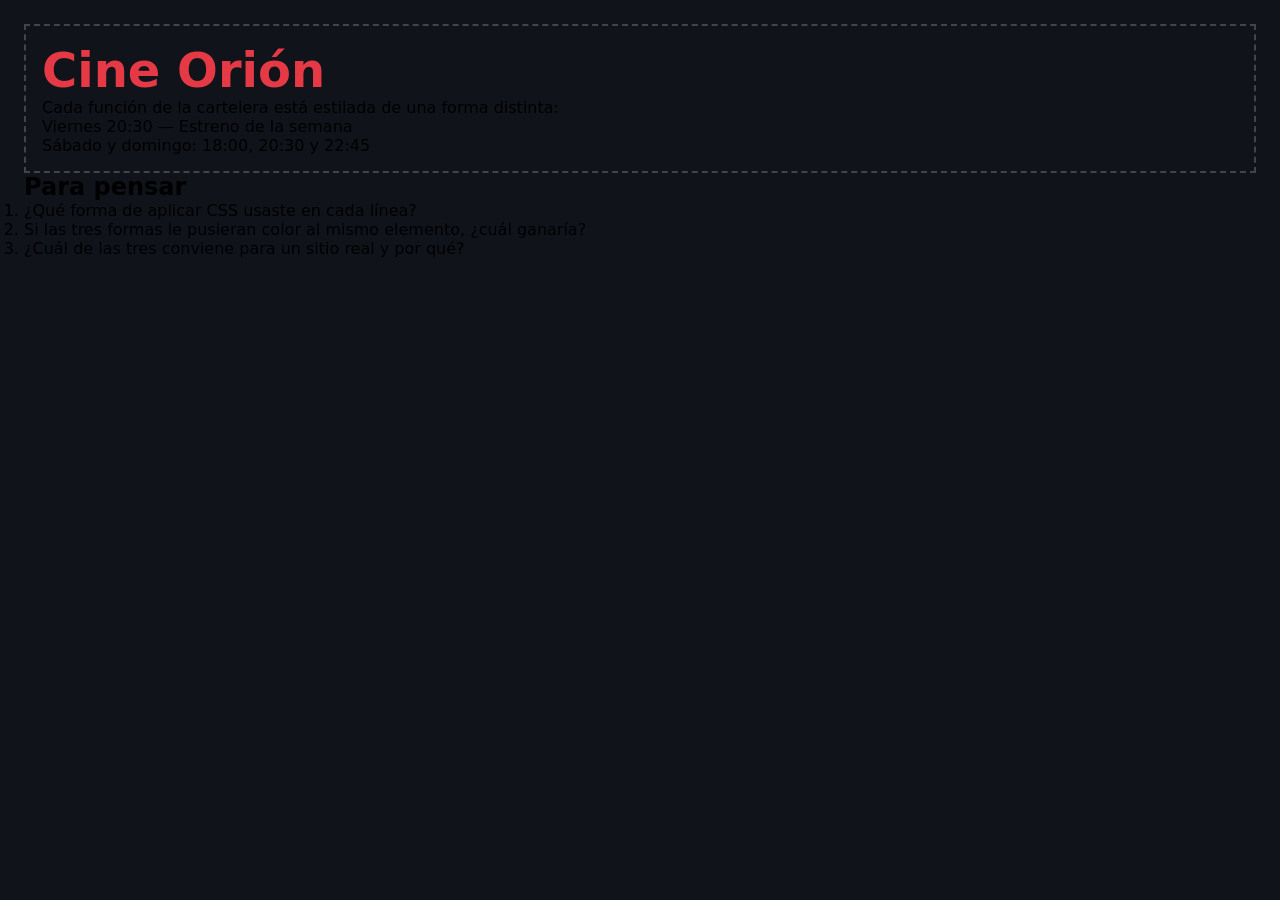
<file: 01-formas-de-aplicar-css/index.html>
<!DOCTYPE html>
<html lang="es">
  <head>
    <meta charset="UTF-8" />
    <meta name="viewport" content="width=device-width, initial-scale=1.0" />
    <title>Cine Orión — Cartelera</title>

    <!-- ============================================================
          ESTE ES EL ÚNICO EJERCICIO DE LA CARPETA DONDE SE EDITA
         EL HTML. Acá practicás el CSS INTERNO (etiqueta <style>).
         ============================================================ -->
    <style>
      /* TODO 2 — CSS interno
         Escribí una regla para la clase .funcion con:
         - background-color: #222
         - color: #ffd166
         - padding: 10px
      */

    </style>

    <link rel="stylesheet" href="styles.css" />
  </head>
  <body>
    <header class="cartel">
      <!-- TODO 1 — CSS en línea
           Completá el atributo style de este h1 con:
           style="color: #e63946; font-size: 48px;"
      -->
      <h1 style="color: #e63946; font-size: 48px;">Cine Orión</h1>

      <p>Cada función de la cartelera está estilada de una forma distinta:</p>

      <!-- TODO 2 — CSS interno: esta línea toma la regla del <style> de arriba -->
      <p class="funcion">Viernes 20:30 — Estreno de la semana</p>

      <!-- TODO 3 — CSS externo: esta línea se estila desde styles.css -->
      <p class="funcion-externa">Sábado y domingo: 18:00, 20:30 y 22:45</p>
    </header>

    <main class="para-pensar">
      <h2>Para pensar</h2>
      <ol>
        <li>¿Qué forma de aplicar CSS usaste en cada línea?</li>
        <li>Si las tres formas le pusieran color al mismo elemento, ¿cuál ganaría?</li>
        <li>¿Cuál de las tres conviene para un sitio real y por qué?</li>
      </ol>
    </main>
  </body>
</html>
</file>
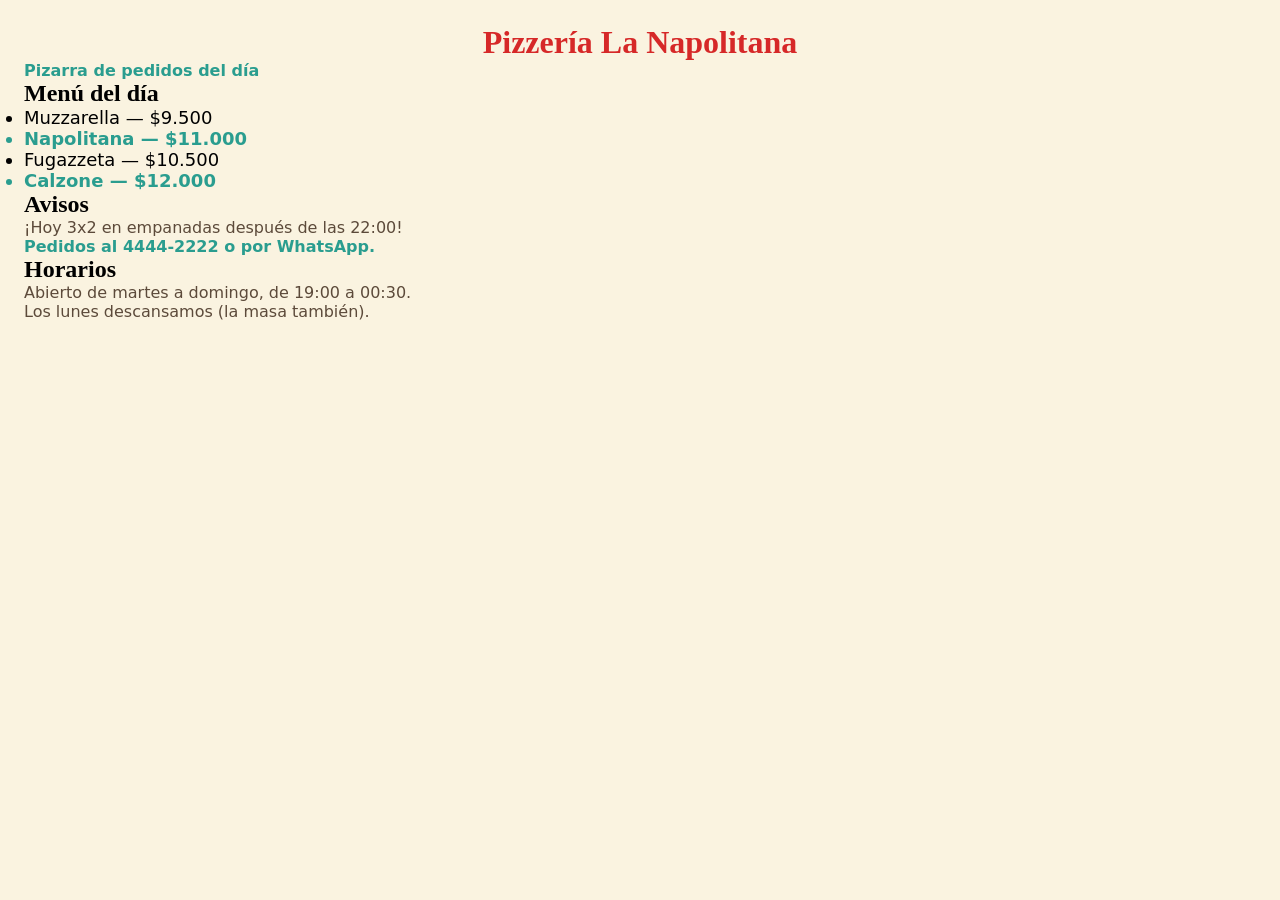
<file: 02-selectores-especificidad/index.html>
<!DOCTYPE html>
<html lang="es">
  <head>
    <meta charset="UTF-8" />
    <meta name="viewport" content="width=device-width, initial-scale=1.0" />
    <title>La Napolitana — Pizarra de pedidos</title>
    <link rel="stylesheet" href="styles.css" />
  </head>
  <body>
    <header>
      <h1 id="titulo-principal">Pizzería La Napolitana</h1>
      <p class="destacado">Pizarra de pedidos del día</p>
    </header>

    <main>
      <section class="menu">
        <h2>Menú del día</h2>
        <ul>
          <li>Muzzarella — $9.500</li>
          <li class="destacado">Napolitana — $11.000</li>
          <li>Fugazzeta — $10.500</li>
          <li class="destacado">Calzone — $12.000</li>
        </ul>
      </section>

      <section class="avisos">
        <h2>Avisos</h2>
        <p id="aviso">¡Hoy 3x2 en empanadas después de las 22:00!</p>
        <p class="destacado">Pedidos al 4444-2222 o por WhatsApp.</p>
      </section>

      <section class="horarios">
        <h2>Horarios</h2>
        <p>Abierto de martes a domingo, de 19:00 a 00:30.</p>
        <p>Los lunes descansamos (la masa también).</p>
      </section>
    </main>
  </body>
</html>
</file>
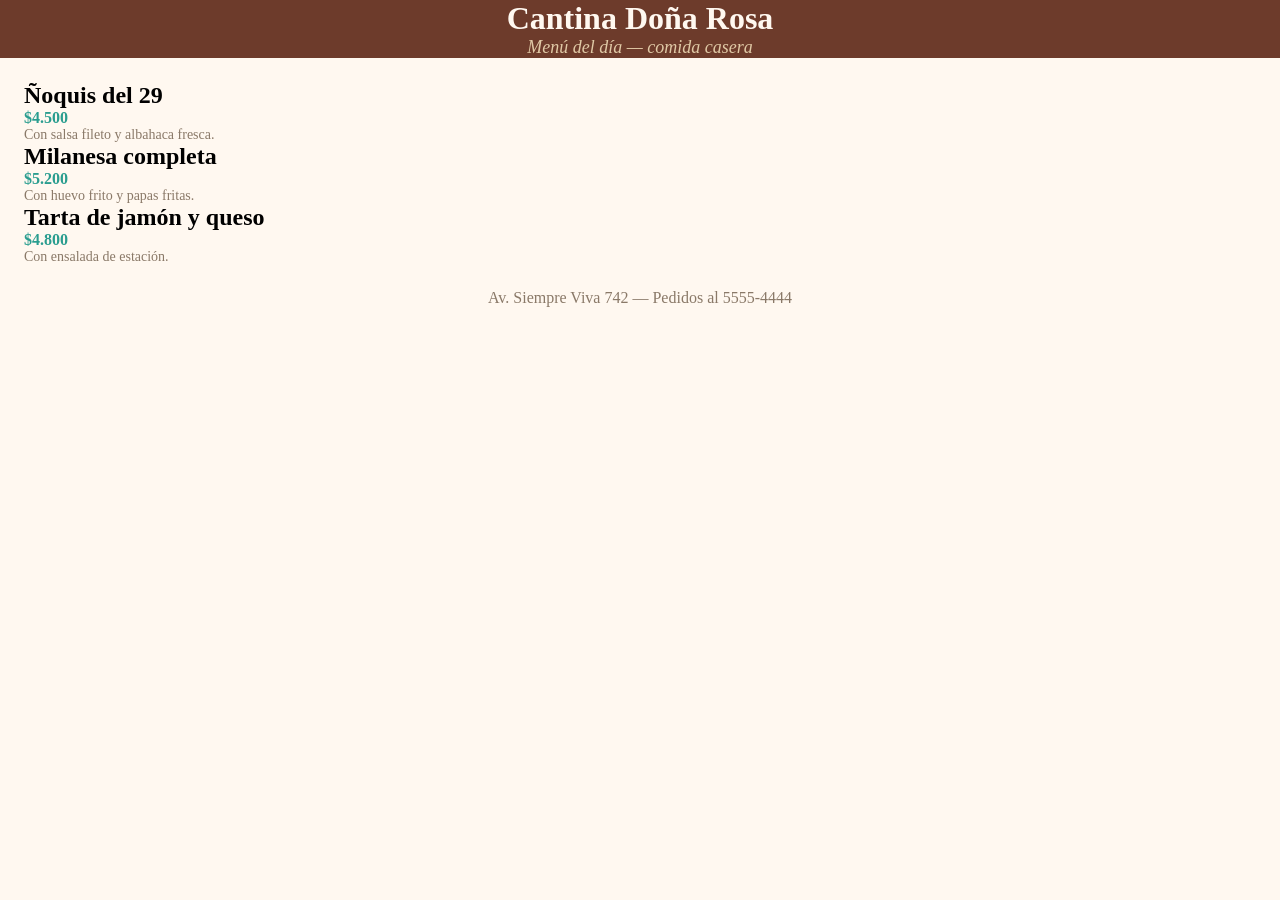
<file: 03-texto-y-colores/index.html>
<!DOCTYPE html>
<html lang="es">
  <head>
    <meta charset="UTF-8" />
    <meta name="viewport" content="width=device-width, initial-scale=1.0" />
    <title>Cantina Doña Rosa — Menú del día</title>
    <link rel="stylesheet" href="styles.css" />
  </head>
  <body>
    <header class="encabezado">
      <h1>Cantina Doña Rosa</h1>
      <p class="subtitulo">Menú del día — comida casera</p>
    </header>

    <main>
      <article class="plato">
        <h2>Ñoquis del 29</h2>
        <p class="precio">$4.500</p>
        <p class="descripcion">Con salsa fileto y albahaca fresca.</p>
      </article>

      <article class="plato">
        <h2>Milanesa completa</h2>
        <p class="precio">$5.200</p>
        <p class="descripcion">Con huevo frito y papas fritas.</p>
      </article>

      <article class="plato">
        <h2>Tarta de jamón y queso</h2>
        <p class="precio">$4.800</p>
        <p class="descripcion">Con ensalada de estación.</p>
      </article>
    </main>

    <footer class="pie">
      <p>Av. Siempre Viva 742 — Pedidos al 5555-4444</p>
    </footer>
  </body>
</html>
</file>
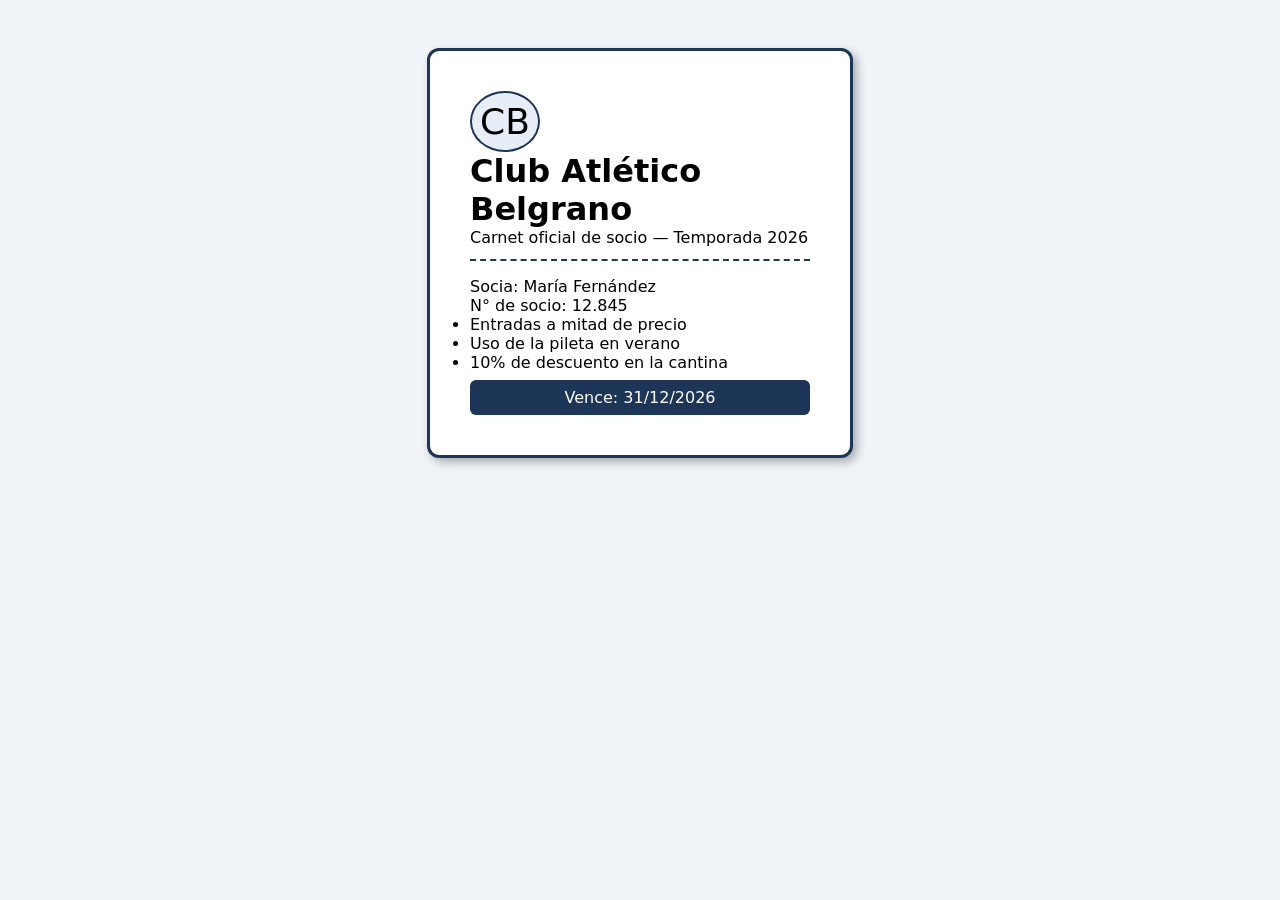
<file: 04-modelo-de-caja/index.html>
<!DOCTYPE html>
<html lang="es">
  <head>
    <meta charset="UTF-8" />
    <meta name="viewport" content="width=device-width, initial-scale=1.0" />
    <title>Club Atlético Belgrano — Carnet de socio</title>
    <link rel="stylesheet" href="styles.css" />
  </head>
  <body>
    <main class="carnet">
      <div class="fila-encabezado">
        <span class="escudo">CB</span>
        <div>
          <h1>Club Atlético Belgrano</h1>
          <p>Carnet oficial de socio — Temporada 2026</p>
        </div>
      </div>

      <div class="datos">
        <p class="nombre">Socia: María Fernández</p>
        <p class="numero">N° de socio: 12.845</p>
      </div>

      <ul class="beneficios">
        <li>Entradas a mitad de precio</li>
        <li>Uso de la pileta en verano</li>
        <li>10% de descuento en la cantina</li>
      </ul>

      <p class="vencimiento">Vence: 31/12/2026</p>
    </main>
  </body>
</html>
</file>
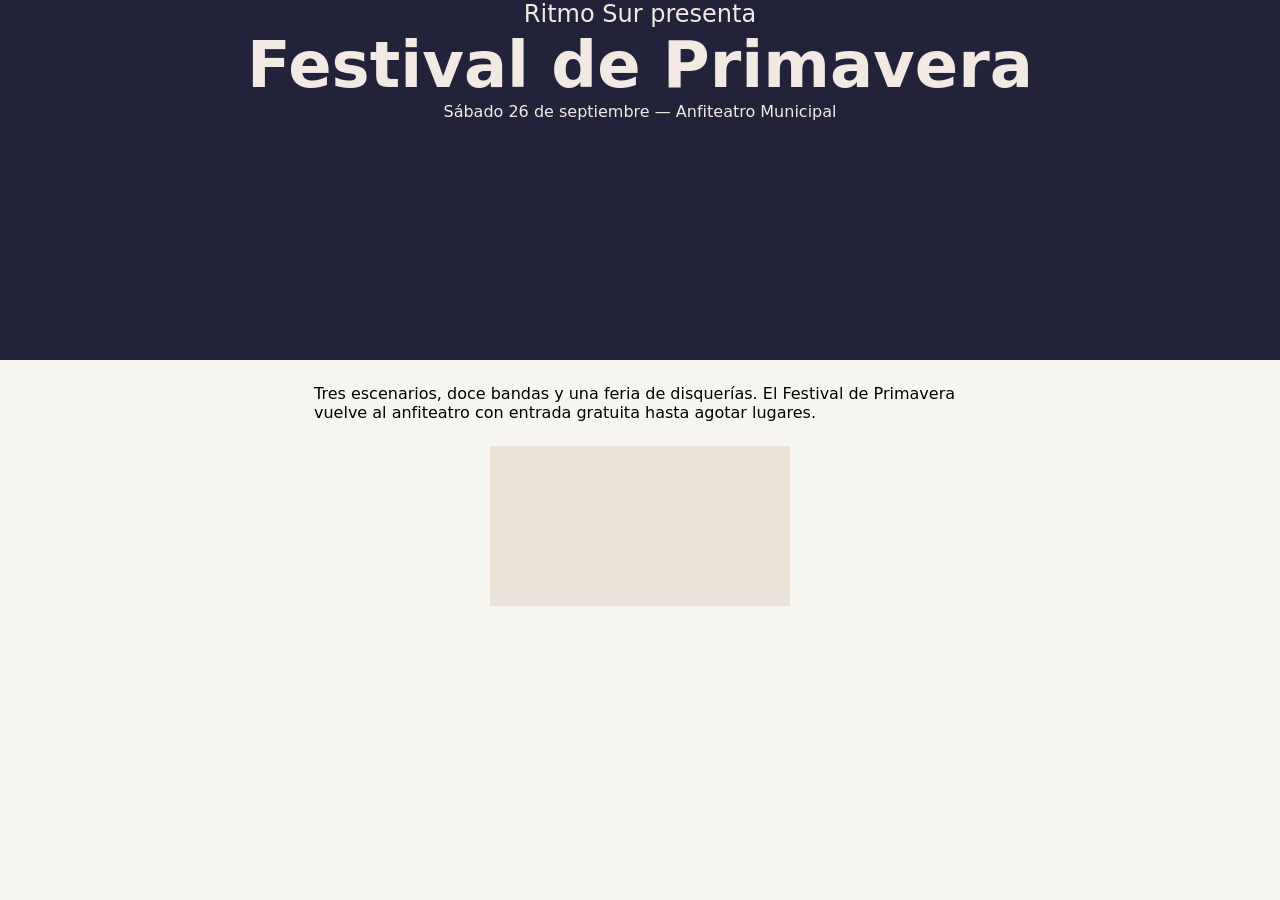
<file: 05-tamanos-y-unidades/index.html>
<!DOCTYPE html>
<html lang="es">
  <head>
    <meta charset="UTF-8" />
    <meta name="viewport" content="width=device-width, initial-scale=1.0" />
    <title>Ritmo Sur — Festival de Primavera</title>
    <link rel="stylesheet" href="styles.css" />
  </head>
  <body>
    <header class="banner">
      <p class="etiqueta">Ritmo Sur presenta</p>
      <h1>Festival de Primavera</h1>
      <p class="fecha">Sábado 26 de septiembre — Anfiteatro Municipal</p>
    </header>

    <main class="contenido">
      <p>
        Tres escenarios, doce bandas y una feria de disquerías. El Festival de
        Primavera vuelve al anfiteatro con entrada gratuita hasta agotar lugares.
      </p>

      <div class="poster"></div>
    </main>
  </body>
</html>
</file>
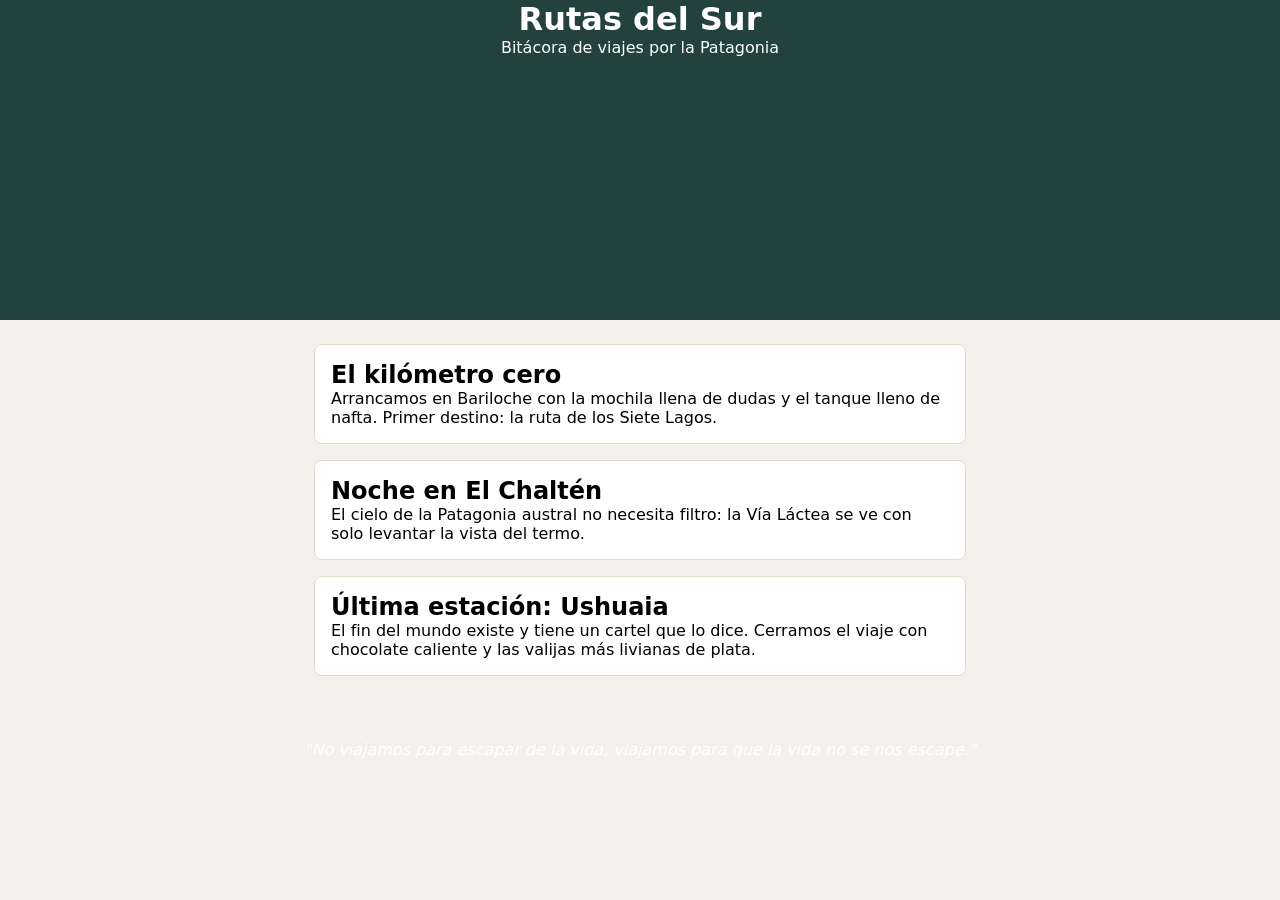
<file: 06-background/index.html>
<!DOCTYPE html>
<html lang="es">
  <head>
    <meta charset="UTF-8" />
    <meta name="viewport" content="width=device-width, initial-scale=1.0" />
    <title>Rutas del Sur — Bitácora de viajes</title>
    <link rel="stylesheet" href="styles.css" />
  </head>
  <body>
    <header class="hero">
      <h1>Rutas del Sur</h1>
      <p>Bitácora de viajes por la Patagonia</p>
    </header>

    <main>
      <article class="post">
        <h2>El kilómetro cero</h2>
        <p>
          Arrancamos en Bariloche con la mochila llena de dudas y el tanque
          lleno de nafta. Primer destino: la ruta de los Siete Lagos.
        </p>
      </article>

      <article class="post">
        <h2>Noche en El Chaltén</h2>
        <p>
          El cielo de la Patagonia austral no necesita filtro: la Vía Láctea
          se ve con solo levantar la vista del termo.
        </p>
      </article>

      <article class="post">
        <h2>Última estación: Ushuaia</h2>
        <p>
          El fin del mundo existe y tiene un cartel que lo dice. Cerramos el
          viaje con chocolate caliente y las valijas más livianas de plata.
        </p>
      </article>
    </main>

    <blockquote class="frase">
      "No viajamos para escapar de la vida, viajamos para que la vida no se
      nos escape."
    </blockquote>
  </body>
</html>
</file>
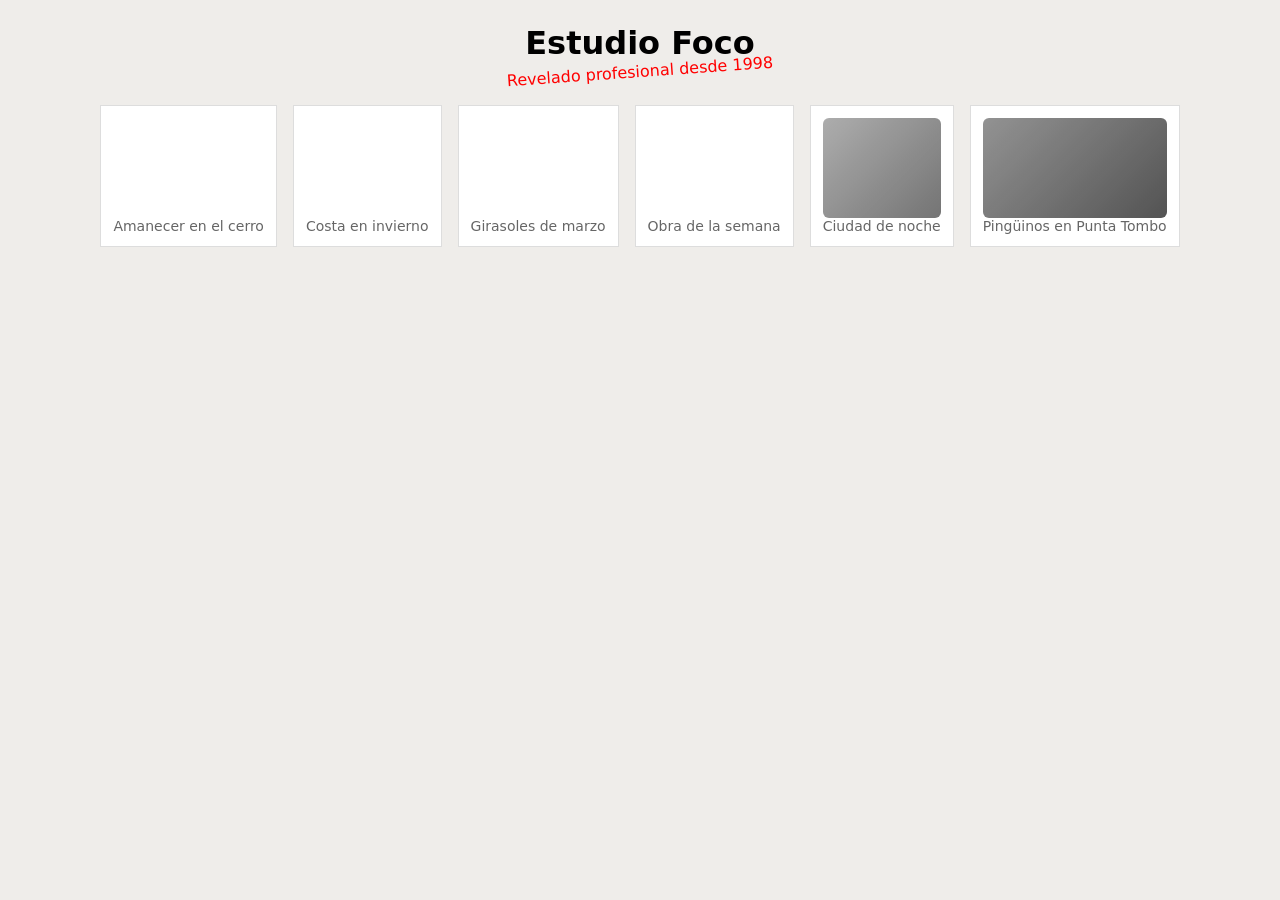
<file: 07-filtros-y-transformaciones/index.html>
<!DOCTYPE html>
<html lang="es">
  <head>
    <meta charset="UTF-8" />
    <meta name="viewport" content="width=device-width, initial-scale=1.0" />
    <title>Estudio Foco — Galería</title>
    <link rel="stylesheet" href="styles.css" />
  </head>
  <body>
    <header class="cabecera">
      <h1>Estudio Foco</h1>
      <p class="sello">Revelado profesional desde 1998</p>
    </header>

    <main class="galeria">
      <figure class="cuadro">
        <div class="foto"></div>
        <figcaption>Amanecer en el cerro</figcaption>
      </figure>

      <figure class="cuadro">
        <div class="foto"></div>
        <figcaption>Costa en invierno</figcaption>
      </figure>

      <figure class="cuadro">
        <div class="foto"></div>
        <figcaption>Girasoles de marzo</figcaption>
      </figure>

      <figure class="cuadro destacada">
        <div class="foto"></div>
        <figcaption>Obra de la semana</figcaption>
      </figure>

      <figure class="cuadro">
        <div class="foto"></div>
        <figcaption>Ciudad de noche</figcaption>
      </figure>

      <figure class="cuadro">
        <div class="foto"></div>
        <figcaption>Pingüinos en Punta Tombo</figcaption>
      </figure>
    </main>
  </body>
</html>
</file>
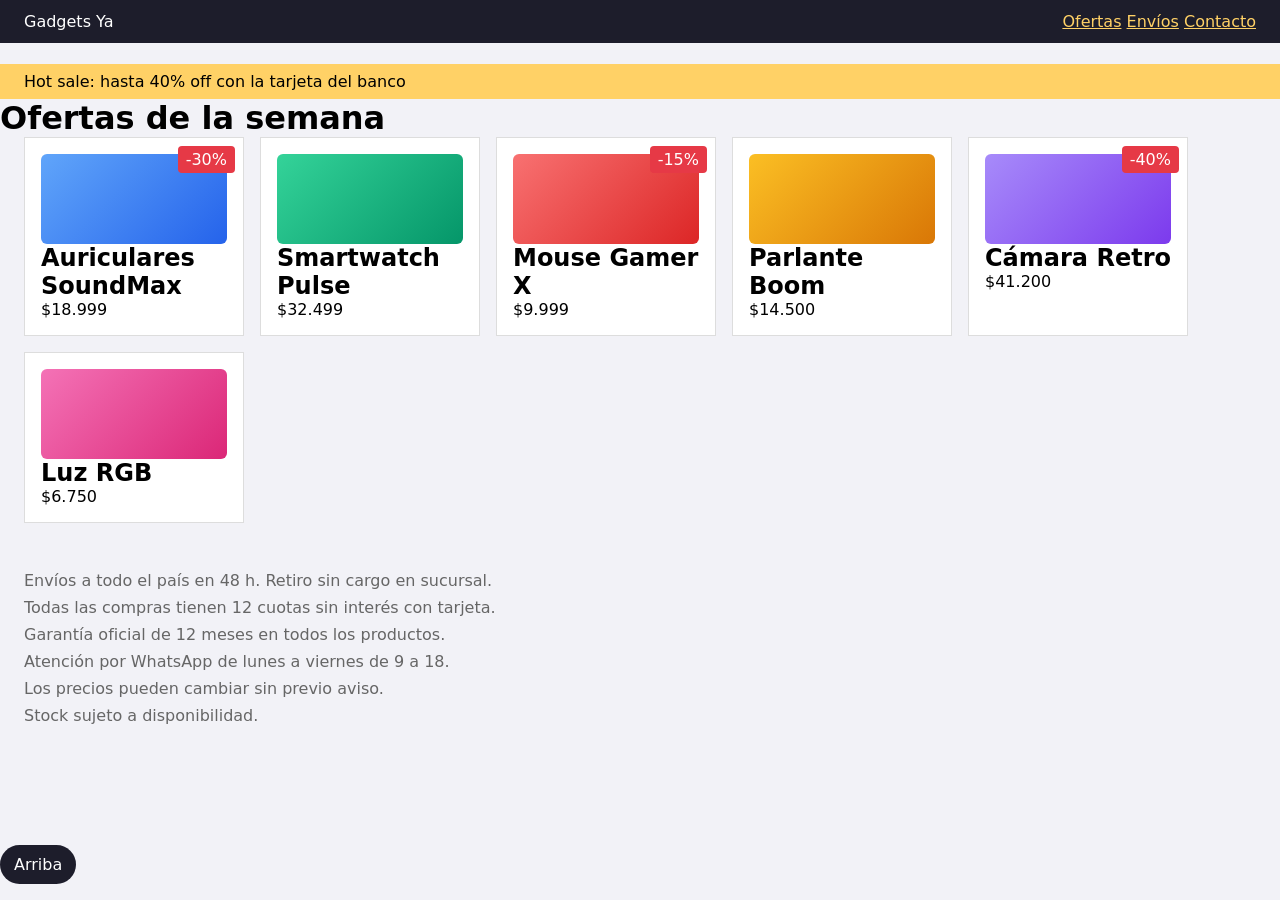
<file: 08-posicionamiento/index.html>
<!DOCTYPE html>
<html lang="es">
  <head>
    <meta charset="UTF-8" />
    <meta name="viewport" content="width=device-width, initial-scale=1.0" />
    <title>Gadgets Ya — Ofertas</title>
    <link rel="stylesheet" href="styles.css" />
  </head>
  <body>
    <header class="barra">
      <span class="logo"> Gadgets Ya</span>
      <nav class="links">
        <a href="#">Ofertas</a>
        <a href="#">Envíos</a>
        <a href="#">Contacto</a>
      </nav>
    </header>

    <nav class="indice">
      <p> Hot sale: hasta 40% off con la tarjeta del banco</p>
    </nav>

    <main>
      <h1>Ofertas de la semana</h1>

      <section class="productos">
        <article class="producto">
          <span class="etiqueta-oferta">-30%</span>
          <div class="foto"></div>
          <h2>Auriculares SoundMax</h2>
          <p class="precio">$18.999</p>
        </article>

        <article class="producto">
          <div class="foto"></div>
          <h2>Smartwatch Pulse</h2>
          <p class="precio">$32.499</p>
        </article>

        <article class="producto">
          <span class="etiqueta-oferta">-15%</span>
          <div class="foto"></div>
          <h2>Mouse Gamer X</h2>
          <p class="precio">$9.999</p>
        </article>

        <article class="producto">
          <div class="foto"></div>
          <h2>Parlante Boom</h2>
          <p class="precio">$14.500</p>
        </article>

        <article class="producto">
          <span class="etiqueta-oferta">-40%</span>
          <div class="foto"></div>
          <h2>Cámara Retro</h2>
          <p class="precio">$41.200</p>
        </article>

        <article class="producto">
          <div class="foto"></div>
          <h2>Luz RGB</h2>
          <p class="precio">$6.750</p>
        </article>
      </section>
    </main>

    <footer class="info">
      <p>Envíos a todo el país en 48 h. Retiro sin cargo en sucursal.</p>
      <p>Todas las compras tienen 12 cuotas sin interés con tarjeta.</p>
      <p>Garantía oficial de 12 meses en todos los productos.</p>
      <p>Atención por WhatsApp de lunes a viernes de 9 a 18.</p>
      <p>Los precios pueden cambiar sin previo aviso.</p>
      <p>Stock sujeto a disponibilidad.</p>
    </footer>

    <a class="subir" href="#">Arriba</a>
  </body>
</html>
</file>
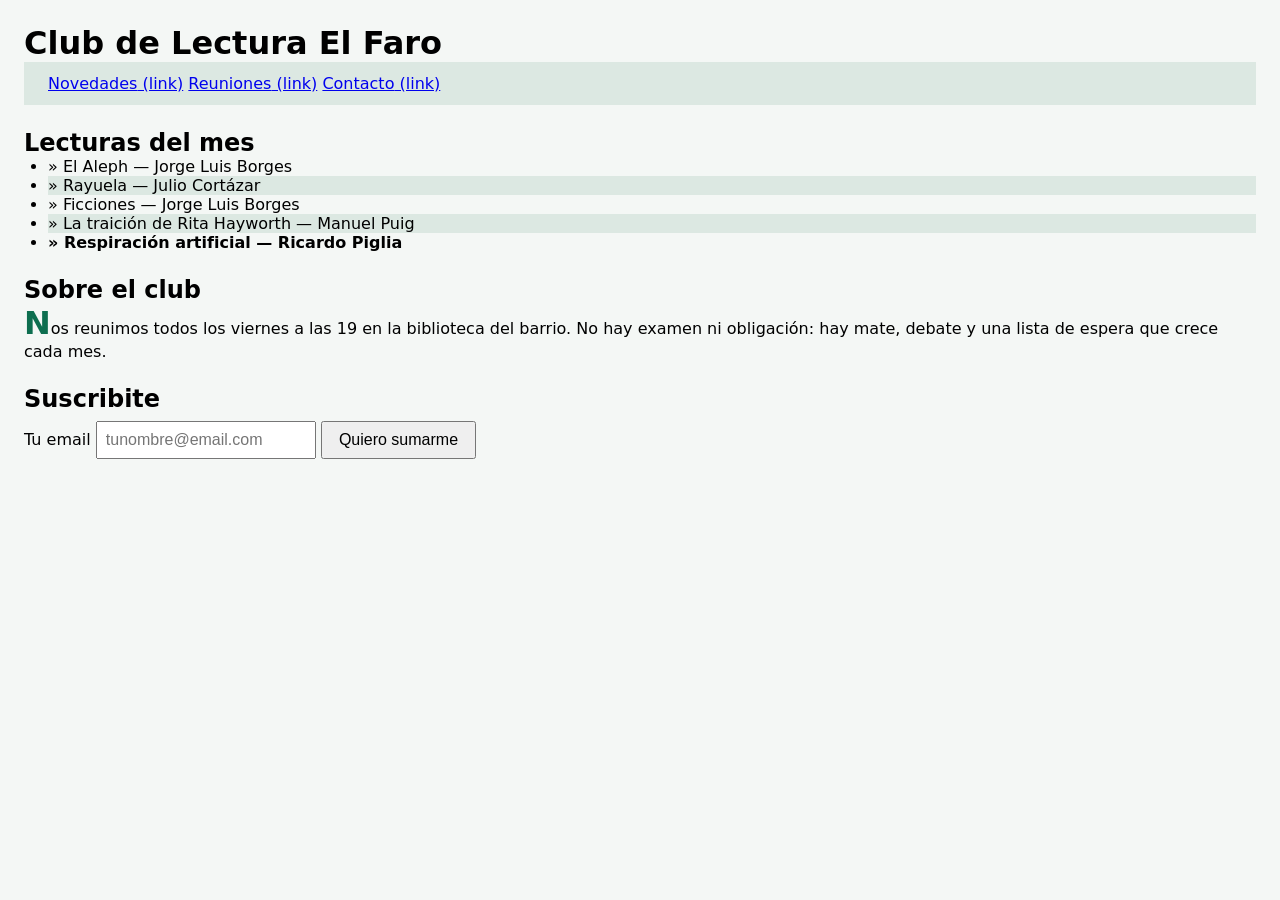
<file: 09-pseudoclases-pseudoelementos/index.html>
<!DOCTYPE html>
<html lang="es">
  <head>
    <meta charset="UTF-8" />
    <meta name="viewport" content="width=device-width, initial-scale=1.0" />
    <title>Club de Lectura El Faro</title>
    <link rel="stylesheet" href="styles.css" />
  </head>
  <body>
    <header>
      <h1>Club de Lectura El Faro</h1>
      <nav class="menu">
        <a href="#">Novedades</a>
        <a href="#">Reuniones</a>
        <a href="#">Contacto</a>
      </nav>
    </header>

    <main>
      <section class="libros">
        <h2>Lecturas del mes</h2>
        <ul class="lista">
          <li>El Aleph — Jorge Luis Borges</li>
          <li>Rayuela — Julio Cortázar</li>
          <li>Ficciones — Jorge Luis Borges</li>
          <li>La traición de Rita Hayworth — Manuel Puig</li>
          <li>Respiración artificial — Ricardo Piglia</li>
        </ul>
      </section>

      <section class="sobre">
        <h2>Sobre el club</h2>
        <p class="texto">
          Nos reunimos todos los viernes a las 19 en la biblioteca del barrio.
          No hay examen ni obligación: hay mate, debate y una lista de espera
          que crece cada mes.
        </p>
      </section>

      <section class="contacto">
        <h2>Suscribite</h2>
        <form>
          <label for="email">Tu email</label>
          <input type="email" id="email" placeholder="tunombre@email.com" />
          <button type="submit">Quiero sumarme</button>
        </form>
      </section>
    </main>
  </body>
</html>
</file>
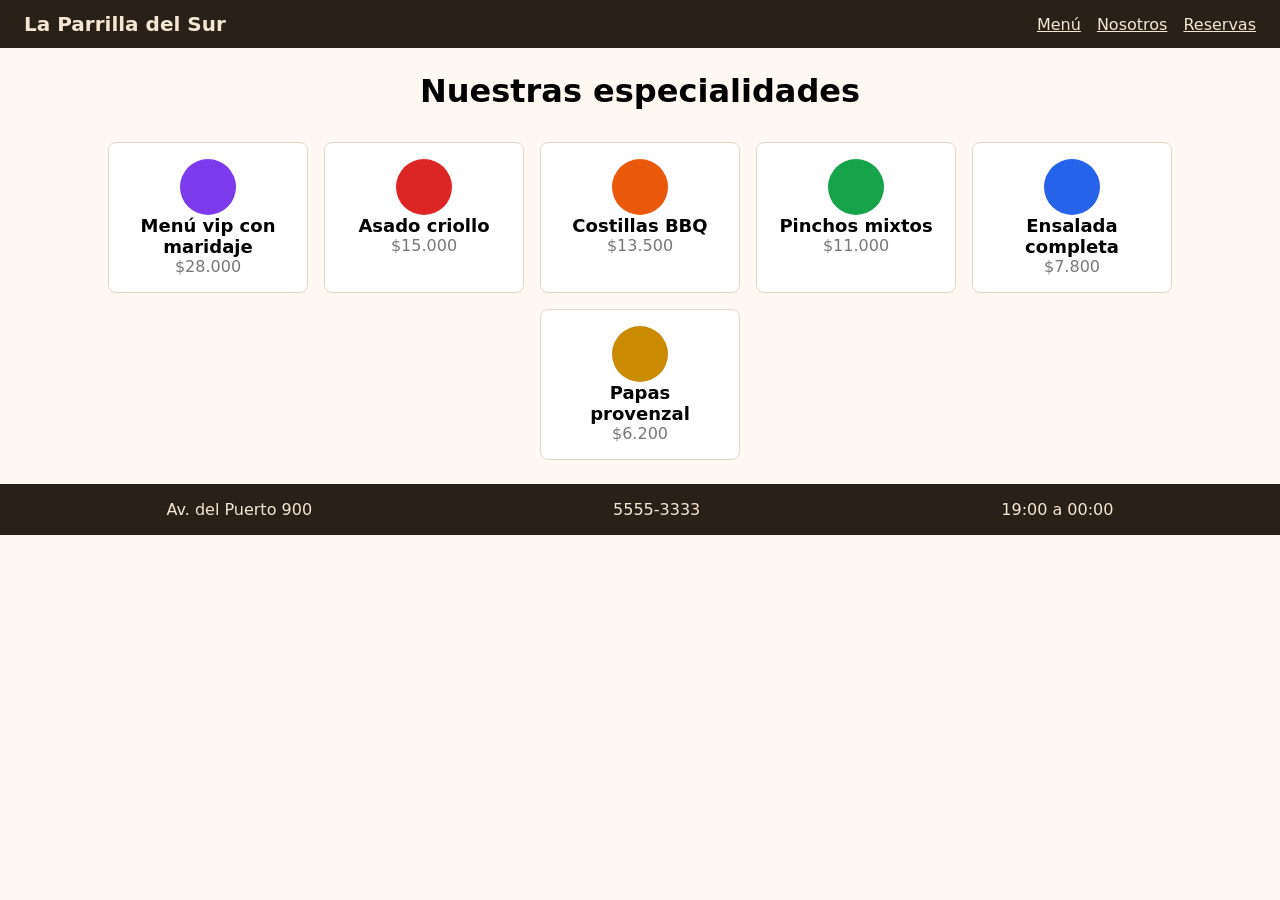
<file: 10-flexbox/index.html>
<!DOCTYPE html>
<html lang="es">
  <head>
    <meta charset="UTF-8" />
    <meta name="viewport" content="width=device-width, initial-scale=1.0" />
    <title>La Parrilla del Sur</title>
    <link rel="stylesheet" href="styles.css" />
  </head>
  <body>
    <header class="barra">
      <span class="logo"> La Parrilla del Sur</span>
      <nav class="links">
        <a href="#">Menú</a>
        <a href="#">Nosotros</a>
        <a href="#">Reservas</a>
      </nav>
    </header>

    <main>
      <h1 class="titulo">Nuestras especialidades</h1>

      <section class="platos">
        <article class="plato">
          <div class="emoji"></div>
          <h2>Asado criollo</h2>
          <p>$15.000</p>
        </article>

        <article class="plato">
          <div class="emoji"></div>
          <h2>Costillas BBQ</h2>
          <p>$13.500</p>
        </article>

        <article class="plato">
          <div class="emoji"></div>
          <h2>Pinchos mixtos</h2>
          <p>$11.000</p>
        </article>

        <article class="plato">
          <div class="emoji"></div>
          <h2>Ensalada completa</h2>
          <p>$7.800</p>
        </article>

        <article class="plato">
          <div class="emoji"></div>
          <h2>Papas provenzal</h2>
          <p>$6.200</p>
        </article>

        <article class="plato destacado">
          <div class="emoji"></div>
          <h2>Menú vip con maridaje</h2>
          <p>$28.000</p>
        </article>
      </section>
    </main>

    <footer class="pie">
      <p> Av. del Puerto 900</p>
      <p> 5555-3333</p>
      <p> 19:00 a 00:00</p>
    </footer>
  </body>
</html>
</file>
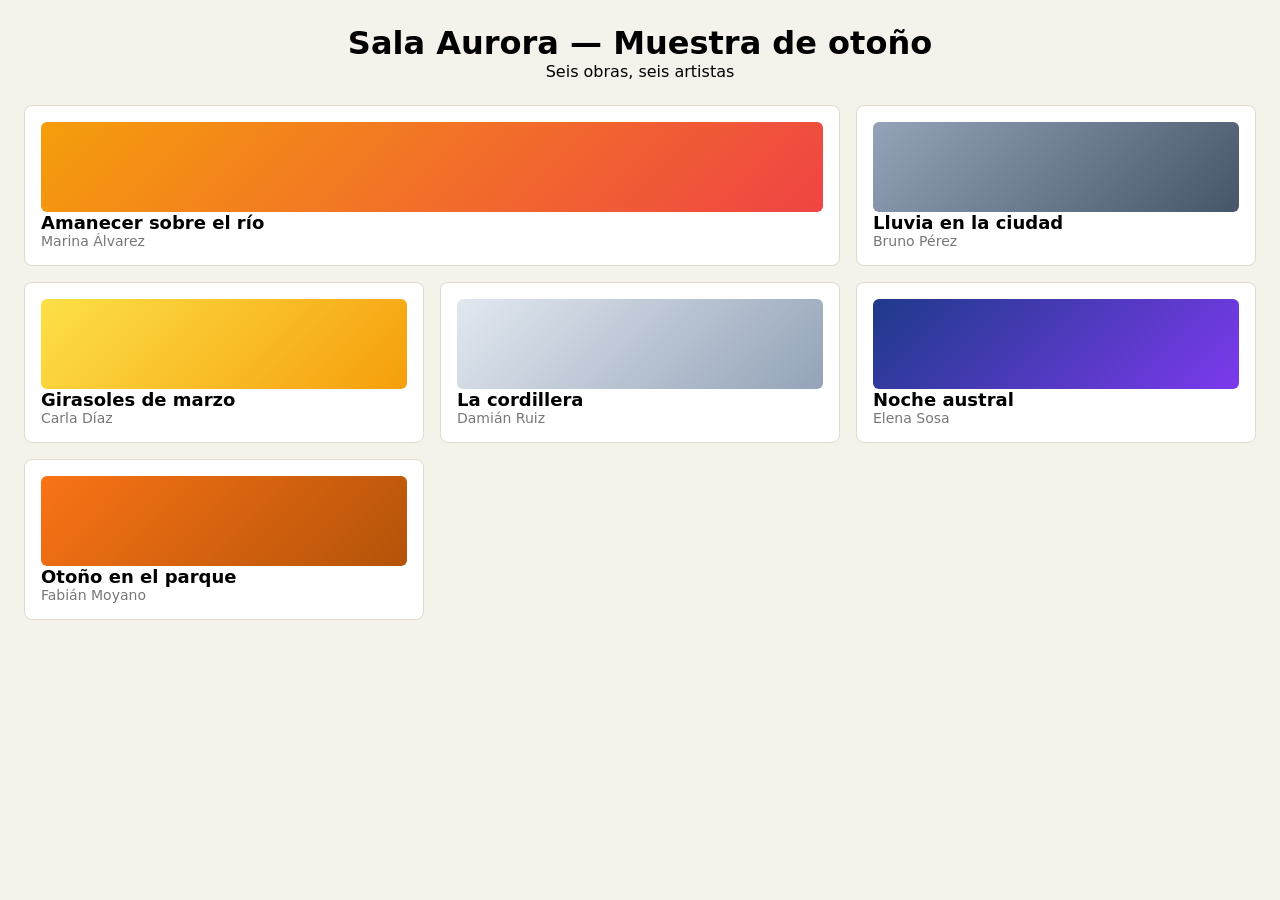
<file: 11-grid/index.html>
<!DOCTYPE html>
<html lang="es">
  <head>
    <meta charset="UTF-8" />
    <meta name="viewport" content="width=device-width, initial-scale=1.0" />
    <title>Sala Aurora — Muestra de otoño</title>
    <link rel="stylesheet" href="styles.css" />
  </head>
  <body>
    <header class="cabecera">
      <h1>Sala Aurora — Muestra de otoño</h1>
      <p>Seis obras, seis artistas</p>
    </header>

    <main class="galeria">
      <article class="obra destacada">
        <div class="lienzo"></div>
        <h2>Amanecer sobre el río</h2>
        <p>Marina Álvarez</p>
      </article>

      <article class="obra">
        <div class="lienzo"></div>
        <h2>Lluvia en la ciudad</h2>
        <p>Bruno Pérez</p>
      </article>

      <article class="obra">
        <div class="lienzo"></div>
        <h2>Girasoles de marzo</h2>
        <p>Carla Díaz</p>
      </article>

      <article class="obra">
        <div class="lienzo"></div>
        <h2>La cordillera</h2>
        <p>Damián Ruiz</p>
      </article>

      <article class="obra">
        <div class="lienzo"></div>
        <h2>Noche austral</h2>
        <p>Elena Sosa</p>
      </article>

      <article class="obra">
        <div class="lienzo"></div>
        <h2>Otoño en el parque</h2>
        <p>Fabián Moyano</p>
      </article>
    </main>
  </body>
</html>
</file>
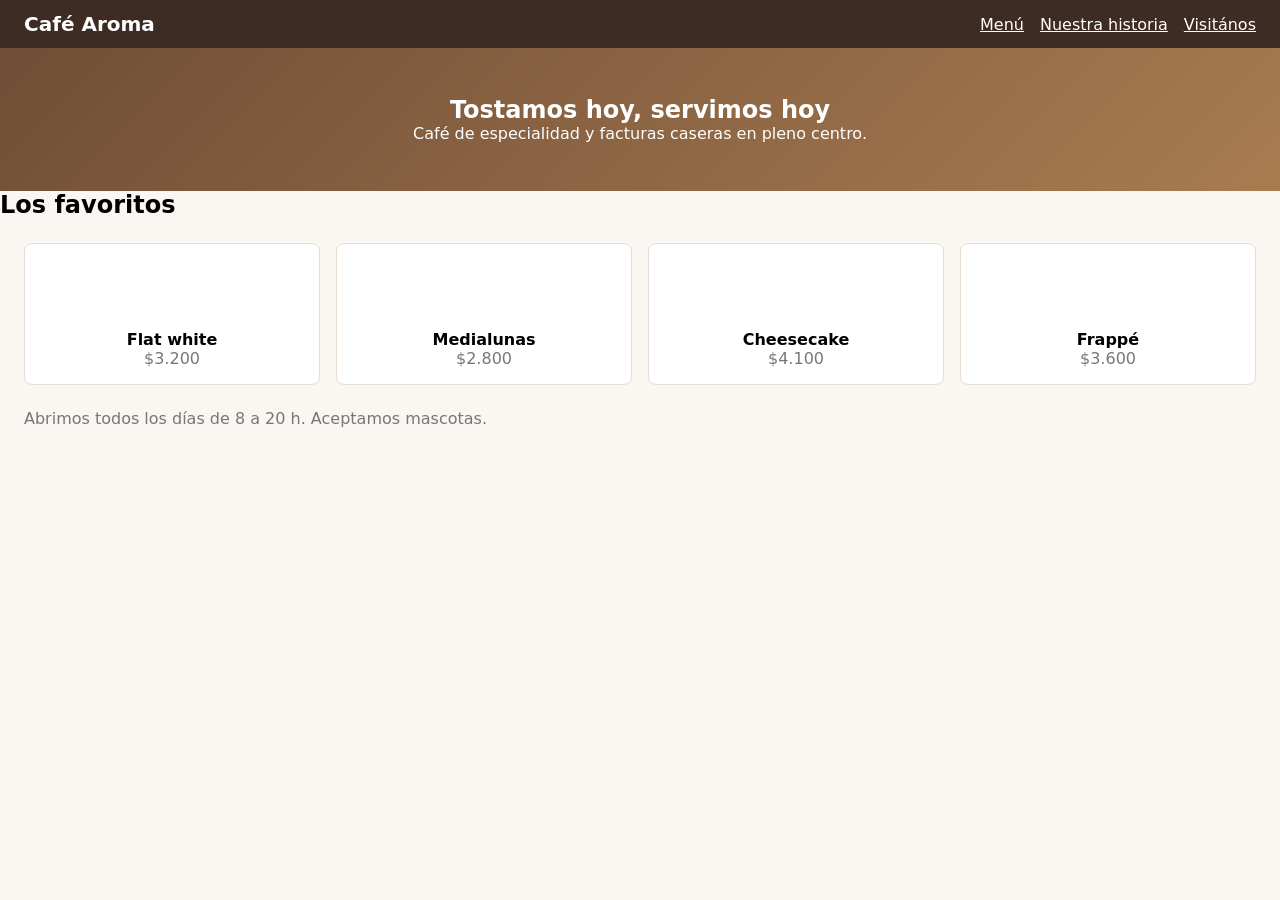
<file: 12-media-queries/index.html>
<!DOCTYPE html>
<html lang="es">
  <head>
    <meta charset="UTF-8" />
    <meta name="viewport" content="width=device-width, initial-scale=1.0" />
    <title>Café Aroma</title>
    <link rel="stylesheet" href="styles.css" />
  </head>
  <body>
    <header class="barra">
      <span class="logo"> Café Aroma</span>
      <nav class="links">
        <a href="#">Menú</a>
        <a href="#">Nuestra historia</a>
        <a href="#">Visitános</a>
      </nav>
    </header>

    <section class="hero">
      <h1>Tostamos hoy, servimos hoy</h1>
      <p>Café de especialidad y facturas caseras en pleno centro.</p>
    </section>

    <main>
      <h2>Los favoritos</h2>
      <section class="tarjetas">
        <article class="tarjeta">
          <div class="emoji"></div>
          <h3>Flat white</h3>
          <p>$3.200</p>
        </article>

        <article class="tarjeta">
          <div class="emoji"></div>
          <h3>Medialunas</h3>
          <p>$2.800</p>
        </article>

        <article class="tarjeta">
          <div class="emoji"></div>
          <h3>Cheesecake</h3>
          <p>$4.100</p>
        </article>

        <article class="tarjeta">
          <div class="emoji"></div>
          <h3>Frappé</h3>
          <p>$3.600</p>
        </article>
      </section>

      <p class="nota">
        Abrimos todos los días de 8 a 20 h. Aceptamos mascotas.
      </p>
    </main>
  </body>
</html>
</file>
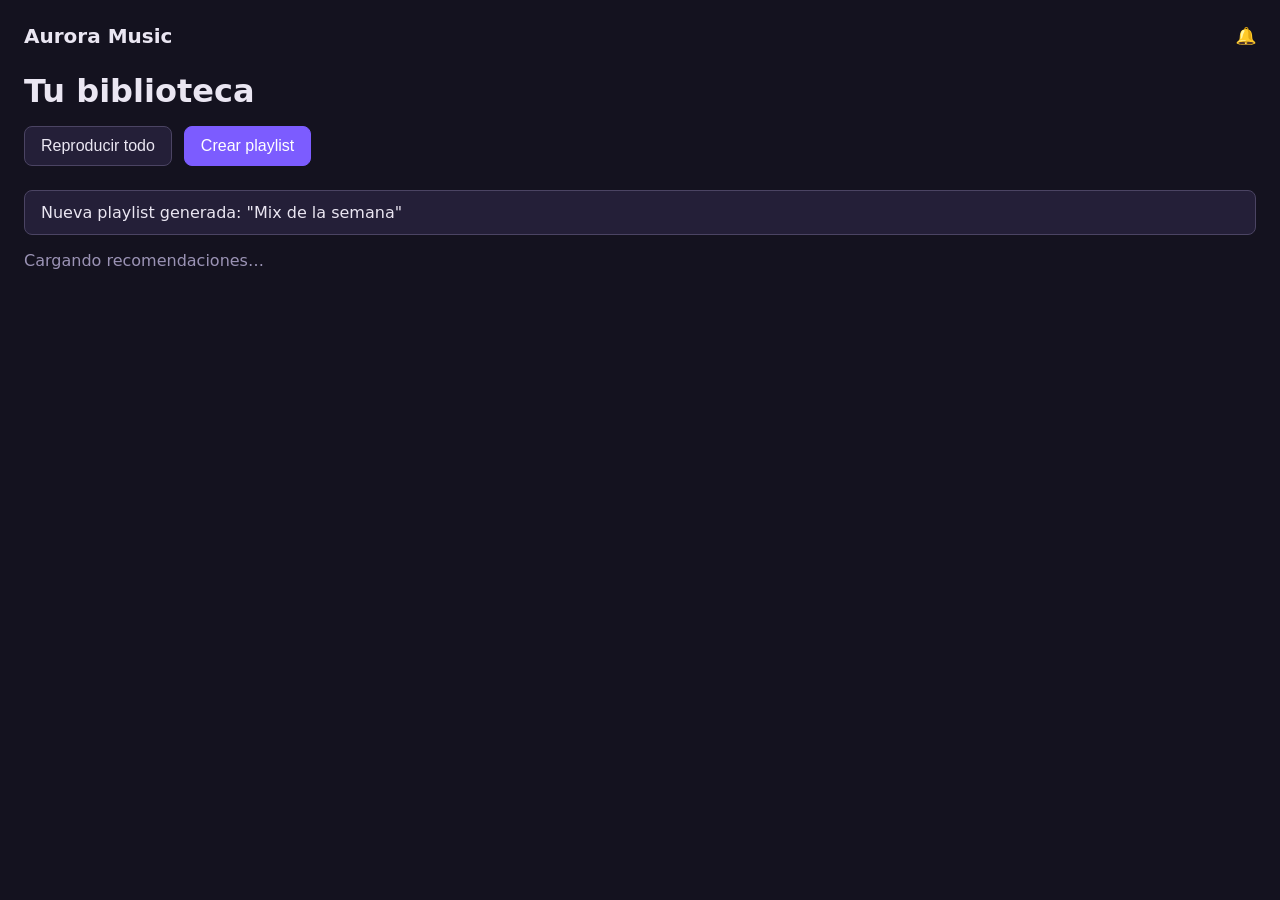
<file: 13-animaciones-transiciones/index.html>
<!DOCTYPE html>
<html lang="es">
  <head>
    <meta charset="UTF-8" />
    <meta name="viewport" content="width=device-width, initial-scale=1.0" />
    <title>Aurora Music</title>
    <link rel="stylesheet" href="styles.css" />
  </head>
  <body>
    <header class="app-barra">
      <span class="logo"> Aurora Music</span>
      <img src="./bell-svgrepo-com.svg" class="campana"></img>
      
    </header>

    <main>
      <h1>Tu biblioteca</h1>

      <div class="botones">
        <button class="btn">Reproducir todo</button>
        <button class="btn btn-primario">Crear playlist</button>
      </div>

      <div class="alerta">
        <p> Nueva playlist generada: "Mix de la semana"</p>
      </div>

      <p class="cargando">Cargando recomendaciones…</p>
    </main>
  </body>
</html>
</file>
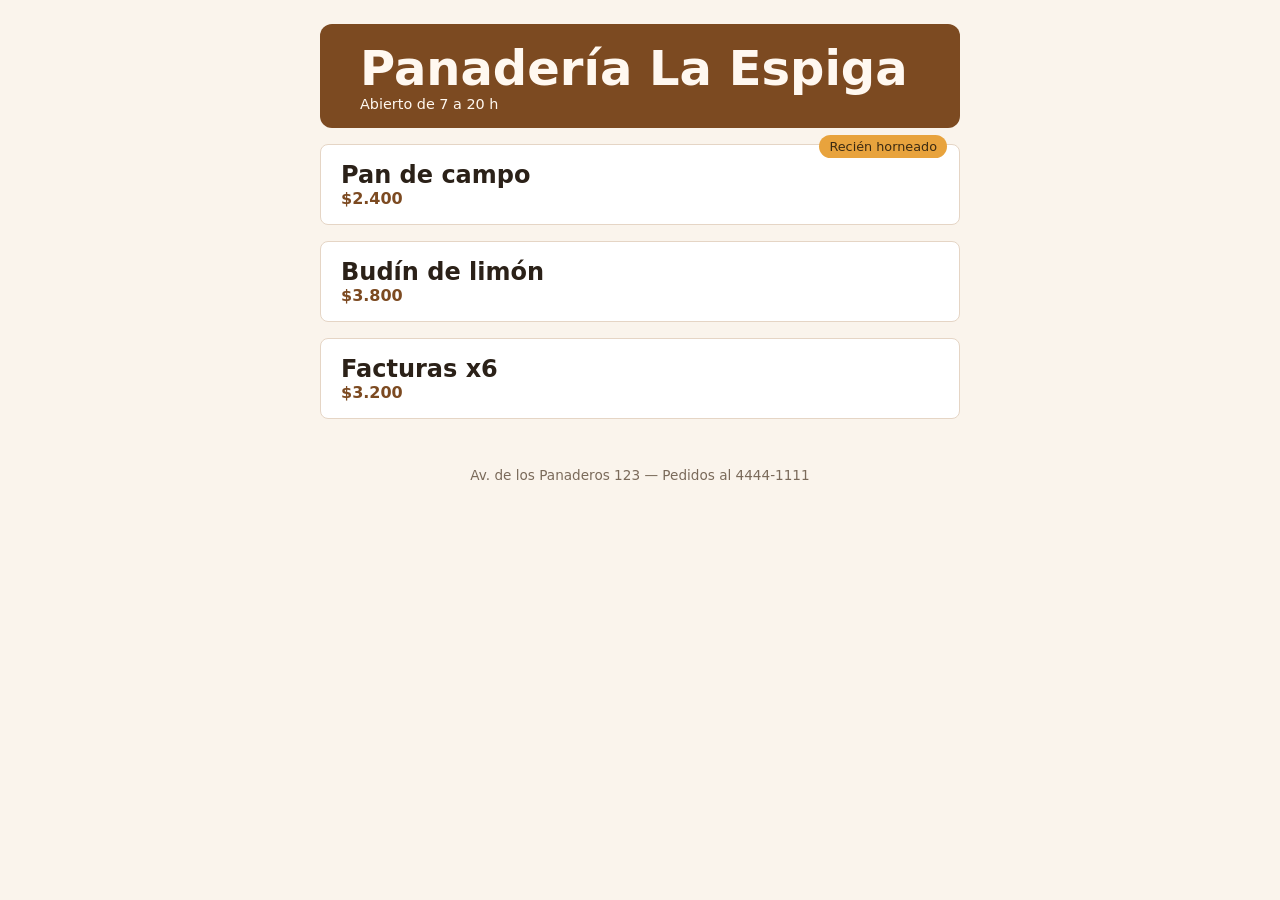
<file: nivel-2/01-caja-y-unidades/index.html>
<!DOCTYPE html>
<html lang="es">
  <head>
    <meta charset="UTF-8" />
    <meta name="viewport" content="width=device-width, initial-scale=1.0" />
    <title>Panadería La Espiga — Precios</title>
    <link rel="stylesheet" href="styles.css" />
  </head>
  <body>
    <main class="panaderia">
      <header class="cabecera">
        <span class="logo">Panadería La Espiga</span>
        <p class="horario">Abierto de 7 a 20 h</p>
      </header>

      <section class="productos">
        <article class="producto">
          <span class="etiqueta">Recién horneado</span>
          <h2>Pan de campo</h2>
          <p class="precio">$2.400</p>
        </article>

        <article class="producto">
          <h2>Budín de limón</h2>
          <p class="precio">$3.800</p>
        </article>

        <article class="producto">
          <h2>Facturas x6</h2>
          <p class="precio">$3.200</p>
        </article>
      </section>

      <footer class="pie">
        <p>Av. de los Panaderos 123 — Pedidos al 4444-1111</p>
      </footer>
    </main>
  </body>
</html>
</file>
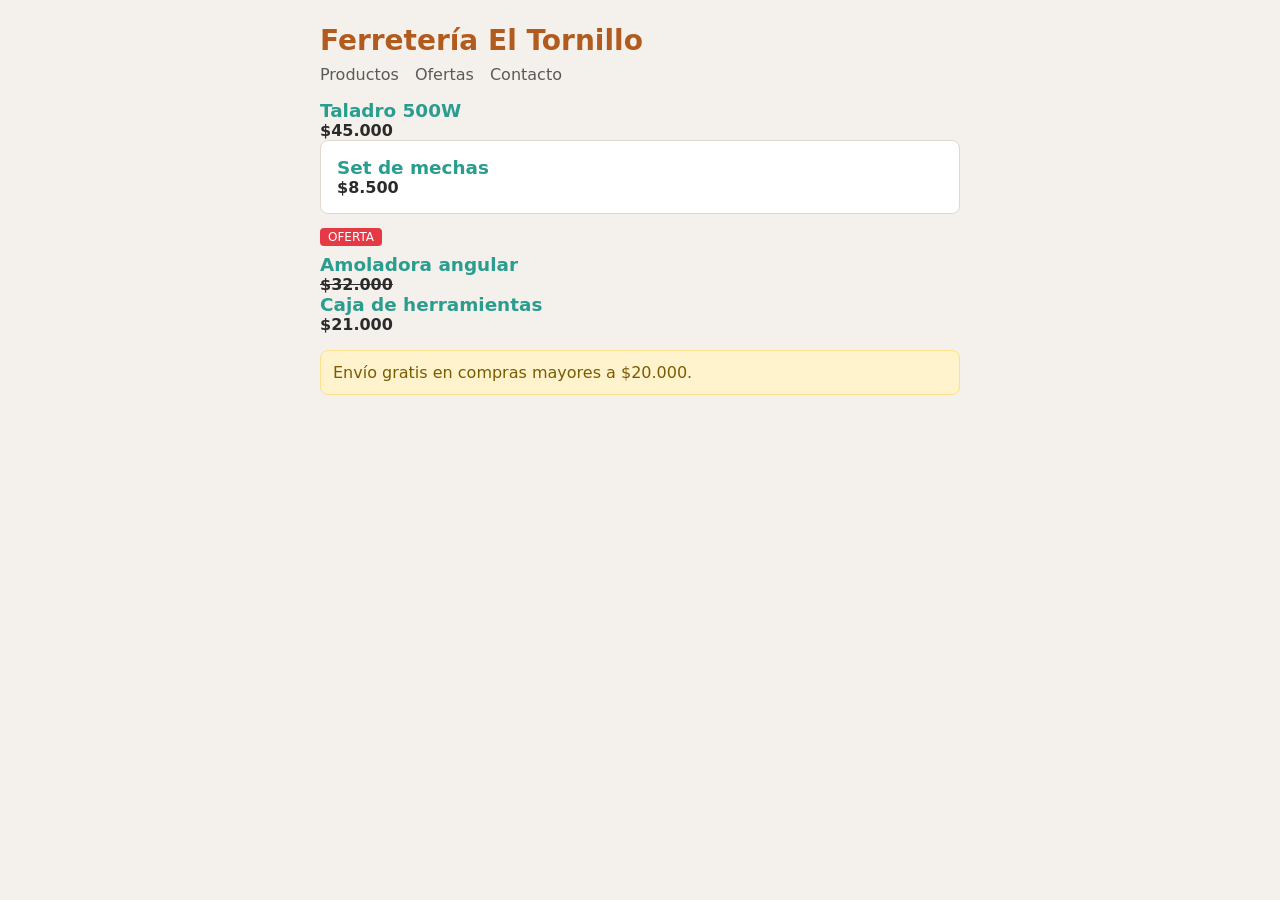
<file: nivel-2/02-cascada-y-especificidad/index.html>
<!DOCTYPE html>
<html lang="es">
  <head>
    <meta charset="UTF-8" />
    <meta name="viewport" content="width=device-width, initial-scale=1.0" />
    <title>Ferretería El Tornillo — Productos</title>
    <link rel="stylesheet" href="styles.css" />
  </head>
  <body>
    <header class="cabecera">
      <h1 class="titulo">Ferretería El Tornillo</h1>
      <nav class="nav">
        <a class="nav-link" href="#">Productos</a>
        <a class="nav-link" href="#">Ofertas</a>
        <a class="nav-link" href="#">Contacto</a>
      </nav>
    </header>

    <main class="lista">
      <article class="item">
        <h2 class="nombre">Taladro 500W</h2>
        <p class="precio">$45.000</p>
      </article>

      <article class="item destacado">
        <h2 class="nombre">Set de mechas</h2>
        <p class="precio">$8.500</p>
      </article>

      <article class="item oferta">
        <span class="etiqueta">OFERTA</span>
        <h2 class="nombre">Amoladora angular</h2>
        <p class="precio">$32.000</p>
      </article>

      <article class="item">
        <h2 class="nombre">Caja de herramientas</h2>
        <p class="precio">$21.000</p>
      </article>
    </main>

    <p class="aviso">Envío gratis en compras mayores a $20.000.</p>
  </body>
</html>
</file>
<file: 01-formas-de-aplicar-css/styles.css>
/* ============================================================
    EJERCICIO 1 — FORMAS DE APLICAR CSS
   ============================================================
   El Cine Orión renovó la página y quiere que la cartelera se
   vea como corresponde. Vas a estilarla de las tres formas que
   existen:

   TODO 1  CSS EN LÍNEA  (en index.html, atributo style del h1)
   TODO 2  CSS INTERNO   (en index.html, etiqueta <style>)
   TODO 3  CSS EXTERNO   (acá, en este archivo)

    Es el único ejercicio donde también se edita el HTML.
   ============================================================ */

/* ─── Reset y base — ya está hecho, no lo modifiques ─── */
* {
  margin: 0;
  padding: 0;
  box-sizing: border-box;
}

body {
  font-family: system-ui, sans-serif;
  background-color: #10141a;
  padding: 24px;
}

.cartel {
  border: 2px dashed #444;
  padding: 16px;
}

/* ============================================================
   TODO 3 — CSS EXTERNO
   Este archivo está enlazado desde el <head> con la etiqueta
   <link>. Escribí una regla para la clase .funcion-externa con:
   - color: #8ecae6
   - font-size: 20px
   - text-align: center
   ============================================================ */
</file>
<file: 02-selectores-especificidad/styles.css>
/* ============================================================
    EJERCICIO 2 — SELECTORES Y ESPECIFICIDAD
   ============================================================
   La Pizzería La Napolitana dejó la pizarra de tiza y ahora
   tiene su menú en una web. El HTML ya está listo: tu trabajo
   es que cada parte se vea distinta usando el selector correcto.

   Teoría: sección 3 de teoria.md.
   ============================================================ */

/* ─── Reset y base — ya está hecho, no lo modifiques ───
   El selector universal * toca TODOS los elementos: es el que
   tiene la especificidad más baja de todas. */
* {
  margin: 0;
  padding: 0;
  box-sizing: border-box;
}

body {
  font-family: system-ui, sans-serif;
  background-color: #faf3e0;
  padding: 24px;
}

/* ============================================================
   TODO 1 ✅— Selector de ETIQUETA
   Todos los <p> de la página deberían verse con:
   - color: #5c4a3a
   ============================================================ */


p
{
   color: #5c4a3a;
}


/* ============================================================
   TODO 2 ✅— Selector de CLASE
   Los párrafos (y listas) con clase .destacado deben tener:
   - color: #2a9d8f
   - font-weight: bold
   Pregunta: esta regla también usa `color`, igual que el
   TODO 1. ¿Quién gana y por qué?
   DESTACADO, porque tiene mas especificidad
   ============================================================ */
   .destacado
   {
      color:#2a9d8f;
      font-weight: bold;
   }

/* ============================================================
   TODO 3 ✅— Selector de ID
   El título #titulo-principal:
   - color: #d62828
   - text-align: center
   El aviso #aviso:
   - background-color: #ffd166
   - color: #7a4b00
   ============================================================ */
   h1
   {
      color: #d62828;
      text-align: center;
   }
   .aviso 
   {
      background-color: #ffd166;
      color:#7a4b00;
   }

/* ============================================================
   TODO 4 ✅ — Selectores AGRUPADOS
   Con UNA sola regla (separando con coma), dale a h1 y h2:
   - font-family: Georgia, "Times New Roman", serif
   ============================================================ */
   h1,
   h2
   {
      font-family: Georgia, 'Times New Roman', Times, serif;

   }

/* ============================================================
   TODO 5 ✅— Selectores ANIDADOS
   Solo los <li> que están DENTRO de .menu deben tener:
   - font-size: 18px
   Después probá escribir la regla solo con li (sin .menu) y
   mirá la página. ¿Cambió algo? ¿Por qué?
   No cambio porque todos los li estan dentro del menú, en caso de que hubiese mas li afectaria
   a todos los que hubiese.
   ============================================================ */
   .menu li
   {
      font-size: 18px;

   }

/* ============================================================
    DESAFÍO DE ESPECIFICIDAD — respondé antes de mirar el
   navegador. En la página hay varios <p>:
   1. ¿De qué color queda el <p> con clase .destacado?
   2. ¿De qué color queda el <p> con id #aviso?
   3. ¿Y los <p> que no tienen clase ni id?
   Escribí tu respuesta acá abajo, después abrí el navegador
   y verificá. ¿Coincidió con la cuenta de puntos de la teoría?
   ============================================================ 

   1- El p uno con clase destacado queda  color: #5c4a3a;
   2- El p con id #aviso queda en color:#7a4b00;
   3- Los p que no tienen clase ni id quedaron en color negro por default.
   */
</file>
<file: 03-texto-y-colores/styles.css>
/* ============================================================
    EJERCICIO 3 — TEXTO Y COLORES
   ============================================================
   La Cantina Doña Rosa necesita que su menú del día se vea
   cálido y fácil de leer. El HTML ya está listo: tu trabajo es
   darle color y tipografía a cada parte.

   Teoría: sección 4 (4.1 a 4.3) de teoria.md.
   ============================================================ */

/* ─── Reset y base — ya está hecho, no lo modifiques ─── */
* {
  margin: 0;
  padding: 0;
  box-sizing: border-box;
}

main {
  padding: 24px;
}

/* ============================================================
   TODO 1 ✅— Base de la página
   Al body dale:
   - background-color: #fff8f0
   - font-family: Georgia, "Times New Roman", serif
   ============================================================ */
   body
   {
      background-color: #fff8f0;
      font-family: Georgia, 'Times New Roman', serif;
   }

/* ============================================================
   TODO 2 ✅— Encabezado
   A .encabezado dale:
   - background-color: #6d3b2b
   - text-align: center
   A su h1 (selector anidado: .encabezado h1):
   - color: #fff8f0
   ============================================================ */

   .encabezado
   {
      background-color: #6d3b2b;
      text-align: center;
   }
   .encabezado h1
   {
      color:#fff8f0
   }

/* ============================================================
   TODO 3 ✅— Subtítulo
   A .subtitulo dale:
   - color: #e0c9a6
   - font-size: 18px
   Extra: probá también font-style: italic y mirá la diferencia.
   ============================================================ */
   .subtitulo
   {
      color:#e0c9a6;
      font-size: 18px;
      font-style: italic;
   }

/* ============================================================
   TODO 4 ✅ — Precios
   A .precio dale:
   - color: #2a9d8f
   - font-weight: bold
   ============================================================ */
   .precio 
   {
      color:#2a9d8f;
      font-weight: bold;
   }

/* ============================================================
   TODO 5 ✅ — Descripciones
   A .descripcion dale:
   - color: #8a7968
   - font-size: 14px
   ============================================================ */
   .descripcion 
   {
      color: #8a7968;
      font-size: 14px;
   }

/* ============================================================
   TODO 6 ✅— Pie de página
   A .pie dale:
   - text-align: center
   - color: #8a7968
   ============================================================ */
   .pie
   {
      text-align: center;
      color: #8a7968;
   }

/* ============================================================
    PARA PENSAR
   Probá cambiar el font-family del body a system-ui, sans-serif.
   ¿Qué cambió en toda la página? ¿Por qué una sola regla afectó
   a todos los textos?
    
     Porque el padre de todo es el body y por ende se aplica herencia a todo,
     hasta que no se sobreescriba.
   ============================================================ */
</file>
<file: 04-modelo-de-caja/styles.css>
/* ============================================================
    EJERCICIO 4 — MODELO DE CAJA
   ============================================================
   El Club Atlético Belgrano quiere digitalizar el carnet de
   sus socios. Cada elemento es una caja: contenido, padding,
   borde y margen. Tu trabajo es armar el carnet con esas capas.

   Teoría: sección 4.4 a 4.6 y sección 6 de teoria.md.
   ============================================================ */

/* ─── Reset y base — ya está hecho, no lo modifiques ─── */
* {
  margin: 0;
  padding: 0;
 
}

body {
  font-family: system-ui, sans-serif;
  background-color: #f0f4f8;
  padding: 24px;
}

/* ============================================================
   TODO 1 ✅— El carnet
   A .carnet dale:
   - background-color: #ffffff
   - width: 340px
   - margin: 24px auto    el auto a los costados lo centra
   - padding: 20px
   - border: 3px solid #1d3557
   - border-radius: 12px
   ============================================================ */
.carnet
{
   background-color: #ffffff;
   width:340px;
   margin:24px auto;
   padding: 40px;
   border: 3px solid #1d3557;
   border-radius: 12px ;
}
/* ============================================================
   TODO 2 ✅— La sombra
   Sumale a .carnet (podés escribir otra regla .carnet o
   completar la anterior):
   - box-shadow: 4px 4px 10px rgba(0, 0, 0, 0.3)
   ============================================================ */
.carnet
{
   box-shadow: 4px 4px 10px rgba(0, 0, 0, 0.3);
   /*Eje X, Eje y, Dureza.(inset sombra para adentro)*/
}
/* ============================================================
   TODO 3 ✅— Fila del encabezado
   A .fila-encabezado dale:
   - margin-bottom: 16px
   - padding-bottom: 12px
   - border-bottom: 2px dashed #1d3557
   ============================================================ */
.fila-encabezado
{
   margin-bottom: 16px; /*ABAJO*/
   padding-bottom: 12px;
   border-bottom: 2px dashed #1d3557;
}
/* ============================================================
   TODO 4✅ — El escudo
   A .escudo dale:
   - font-size: 36px
   - background-color: #e8eef7
   - border: 2px solid #1d3557
   - border-radius: 50%    el círculo perfecto
   - padding: 8px
   ============================================================ */
.escudo
{
   display: inline-block;
   font-size: 36px;
   background-color: #e8eef7;
   border: 2px solid #1d3557;
   border-radius: 50%;
   padding: 8px;
 
}
/* ============================================================
   TODO 5 ✅— Beneficios
   A .beneficios li dale:
   - margin-bottom: 8px
   ============================================================ */
.beneficios 
{
   margin-bottom:8px;
}
/* ============================================================
   TODO 6✅ — Vencimiento
   A .vencimiento dale:
   - background-color: #1d3557
   - color: #ffffff
   - text-align: center
   - padding: 8px
   - border-radius: 6px
   ============================================================ */
.vencimiento
{
   background-color:#1d3557;
   color: #ffffff;
   text-align: center;
   padding: 8px;
   border-radius: 6px;
}
/* ============================================================
    EXPERIMENTO DE BOX-SIZING
   El reset usa box-sizing: border-box: el width incluye el
   padding y el borde. Probá cambiar el padding de .carnet de
   20px a 40px: ¿el carnet crece o sigue midiendo 340px?
   Después sacá el box-sizing del reset y probá de nuevo.
   ¿Qué pasó ahora?

   

   ============================================================ */
</file>
<file: 05-tamanos-y-unidades/styles.css>
/* ============================================================
    EJERCICIO 5 — TAMAÑOS Y UNIDADES
   ============================================================
   La productora Ritmo Sur quiere el banner de su festival.
   Acá no alcanza con poner números: hay que elegir la unidad
   correcta (px, %, em, rem, vw, vh) para que el diseño se
   acomode a cualquier pantalla.

   Teoría: sección 4.6 (Ancho y Alto) de teoria.md.
   ============================================================ */

/* ─── Reset y base — ya está hecho, no lo modifiques ─── */
* {
  margin: 0;
  padding: 0;
  box-sizing: border-box;
}

body {
  font-family: system-ui, sans-serif;
  background-color: #f6f5f0;
}

/* ============================================================
   TODO 1 ✅— El banner
   A .banner dale:
   - width: 100%
   - height: 40vh           40% de la altura de la ventana
   - background-color: #22223b
   - color: #f2e9e4
   - text-align: center
   Probá después cambiar 40vh por 400px y achicar la ventana:
   ¿cuál de los dos se adapta mejor?
   Se adapta mejor usando el vh porque los 400px quedan fijos,
   no se adaptan al tamaño de la pantalla. VH es relativo al
   tamaño de la pantalla.
   ============================================================ */
   .banner
   {
      width: 100%; /*Siempre es relativo, al padding*/
      height: 40vh;/*Relativo al alto de la pantalla/*/
      background-color: #22223b;
      color: #f2e9e4;
      text-align: center;
   }

/* ============================================================
   TODO 2✅ — Título del festival
   A .banner h1 dale:
   - font-size: 4rem
   rem es relativo al tamaño de fuente del html. Probá cambiar
   4rem por 4vw y mover el ancho de la ventana. ¿Qué diferencia
   hay entre rem y vw?
   Rem es cuasi-absoluta y vw es relativa
   ============================================================ */

   .banner h1
   {
      font-size: 4rem;/*Es relativo al documento html*/

   }
/* ============================================================
   TODO 3✅— Contenido centrado
   A .contenido dale:
   - max-width: 700px
   - margin: 0 auto         arriba/abajo 0, izq/der auto (centra)
   - padding: 24px
   Achicá la ventana: ¿por qué max-width en vez de width?
   Porque a partir de 700px no puede crecer mas, ese es su límite.
   ============================================================ */
.contenido
{
   max-width: 700px;
   margin: 0 auto;
   padding: 24px;
}
/* ============================================================
   TODO 4 ✅— Etiqueta
   A .etiqueta dale:
   - font-size: 1.5em
   em es relativo al tamaño de fuente del ELEMENTO PADRE.
   Cambiale el font-size al .banner y mirá cómo se mueve solo.
   ============================================================ */

   .etiqueta
   {
      font-size: 1.5em;
   }
/* ============================================================
   TODO 5 ✅— El póster
   A .poster dale:
   - font-size: 80px
   - text-align: center
   - min-height: 160px
   - max-width: 300px
   - margin: 24px auto
   - background-color: #e8e2d9
   ============================================================ */
.poster
{
   font-size: 80px;
   text-align: center;
   min-height: 160px;
   max-width: 300px;
   margin: 24px auto;
   background-color: #e8e2d9;
}
/* ============================================================
    PARA PENSAR
   En tu equipo todo puede verse bien, pero ¿cómo verificarías
   que el banner también se ve bien en un celular?
   Inspeccionando la página y cambiando la seccion de dimensions,
   para ver como se vería desde un iphone.
   ============================================================ */
</file>
<file: 06-background/styles.css>
/* ============================================================
    EJERCICIO 6 — BACKGROUND
   ============================================================
   El blog de viajes "Rutas del Sur" necesita una portada con
   personalidad: una imagen de fondo en el encabezado y una
   franja con gradiente para la frase del cierre.

   Nota: la imagen se carga desde internet (picsum.photos).
   Si no tenés conexión, reemplazá la url() por un gradiente:
   linear-gradient(#23423d, #4a7c6f)

   Teoría: sección 4.7 de teoria.md.
   ============================================================ */

/* ─── Reset y base — ya está hecho, no lo modifiques ─── */
* {
  margin: 0;
  padding: 0;
  box-sizing: border-box;
}

body {
  font-family: system-ui, sans-serif;
  background-color: #f4f1ea;
}

main {
  max-width: 700px;
  margin: 0 auto;
  padding: 24px;
}

.post {
  background-color: #ffffff;
  border: 1px solid #e0d9cc;
  border-radius: 8px;
  padding: 16px;
  margin-bottom: 16px;
}

/* ============================================================
   TODO 1 ✅— El hero con imagen de fondo
   A .hero dale:
   - height: 320px
   - background-color: #23423d       color de respaldo
   - background-image: url("https://picsum.photos/1200/500")
   - background-size: cover
   - background-position: center
   - background-repeat: no-repeat
   Si la imagen tarda en cargar, ¿para qué sirve el
   background-color de respaldo?
   ============================================================ */
.hero
{
  height: 320px;
  background-color: #23423d;
  background-image: url("https://media.istockphoto.com/id/1249784759/es/foto/nacional-aconcagua-parque-mendoza-argentina.jpg?s=612x612&w=0&k=20&c=--oLYRs8AT58SFI1SAz8hNkud22n6IJEnwxoLAPWOas=");
  background-size:cover;
  background-position: center;
  background-repeat: no-repeat ;
}
/* ============================================================
   TODO 2 ✅— Texto del hero
   A .hero dale también:
   - color: #ffffff
   - text-align: center
   ¿El texto se lee bien sobre la imagen? Probá cambiar el
   background-size a contain y mirá la diferencia con cover.
   ============================================================ */
.hero
{
 color:#ffffff;
 text-align: center;
}
/* ============================================================
   TODO 3✅ — Frase con gradiente
   A .frase dale:
   - background: linear-gradient(90deg, #0d3b66, #1d7a8c)
   - color: #ffffff
   - padding: 24px
   - text-align: center
   Un gradiente es una "imagen" que genera CSS: por eso va en
   background-image (o en el shorthand background).
   ============================================================ */
.frase
{
  background-color: linear-gradient(90deg, #0d3b66, #1d7a8c);
  color: #ffffff;
  padding: 24px;
  text-align: center;
  font-style: italic;
}
/* ============================================================
   TODO 4 ✅— Experimento con attachment
   Sumale a .hero:
   - background-attachment: fixed
   Scrolleá la página: ¿qué le pasa a la imagen del hero?
   ============================================================ */
.hero
{
  background-attachment: fixed;
}
</file>
<file: 07-filtros-y-transformaciones/styles.css>
/* ============================================================
    EJERCICIO 7 — FILTROS Y TRANSFORMACIONES
   ============================================================
   El Estudio Foco armó la galería de su sitio y quiere que
   las fotos se vean "en blanco y negro" hasta que el visitante
   pase el mouse por encima, más algunos detalles de diseño.

   Teoría: sección 5 de teoria.md.
   ============================================================ */

/* ─── Reset y base — ya está hecho, no lo modifiques ───
   (La transition que ves en .cuadro hace que el hover sea
   suave. La estudiamos en el ejercicio 13: por ahora dejala.) */
* {
  margin: 0;
  padding: 0;
  box-sizing: border-box;
}

body {
  font-family: system-ui, sans-serif;
  background-color: #efedea;
}

.cabecera {
  padding: 24px;
  text-align: center;
}

.galeria {
  display: flex;
  flex-wrap: wrap;
  justify-content: center;
  gap: 16px;
  padding: 0 24px 24px;
}

.cuadro {
  background-color: #ffffff;
  border: 1px solid #ddd;
  padding: 12px;
  transition: transform 0.3s ease;
}

.foto {
  height: 100px;
  border-radius: 6px;
  background-size: cover;
  background-repeat: no-repeat;
}

/* Cada cuadro tiene su propio color de fondo. */
.cuadro:nth-child(1) .foto {background-image: Url("https://static.wikia.nocookie.net/onepiece-cat/images/a/a0/Dear_sunrise.png/revision/latest/scale-to-width-down/1200?cb=20240107233200&path-prefix=ca"); }
.cuadro:nth-child(2) .foto { background-image: url("https://th.bing.com/th/id/OIP.VCR637_2kruHb8Mr0O3t_AAAAA?r=0&o=7rm=3&rs=1&pid=ImgDetMain&o=7&rm=3"); }
.cuadro:nth-child(3) .foto { background-image: url("https://th.bing.com/th/id/OIP.9QXZBxuC9srwEHNc0noMNwHaHa?r=0&o=7rm=3&rs=1&pid=ImgDetMain&o=7&rm=3"); }
.cuadro:nth-child(4) .foto { background-image: url("https://img.wattpad.com/7815901febfb214a7444248c05eb526db0e1e678/[base64]?s=fit&w=720&h=720"); }
.cuadro:nth-child(5) .foto { background: linear-gradient(135deg, #34d399, #059669); }
.cuadro:nth-child(6) .foto { background: linear-gradient(135deg, #f472b6, #db2777); }

figcaption {
  text-align: center;
  font-size: 14px;
  color: #666;
}

/* ============================================================
   TODO 1 — Fotos en blanco y negro
   A .foto dale:
   - filter: grayscale(100%)
   ============================================================ */
.foto
{
  filter:grayscale(100%)
}
/* ============================================================
   TODO 2 — Color al pasar el mouse
   Con selector anidado + pseudoclase: .cuadro:hover .foto
   - filter: none
   Pasá el mouse por los cuadros: cada foto recupera el color.
   ============================================================ */
.cuadro:hover .foto
{
  filter: none;
}
/* ============================================================
   TODO 3 — El cuadro crece
   A .cuadro:hover sumale:
   - transform: scale(1.05)
   (La transition del base hace el resto: suavidad.)
   ============================================================ */
.cuadro:hover
{
  transform: scale(1.05)
}
/* ============================================================
   TODO 4 — El sello inclinado
   A .sello dale:
   - transform: rotate(-4deg)
   ============================================================ */
.sello{
  transform: rotate(-4deg);
  color: red;
}
/* ============================================================
   TODO 5 — La obra destacada
   A .destacada .foto dale:
   - filter: saturate(200%) brightness(1.1)
   Fijate: se pueden combinar varios filtros en una sola línea.
   ============================================================ */
.destacada .foto
{
  filter: saturate(200%), brightness(1.1);
}
/* ============================================================
    PARA EXPERIMENTAR
   Probá sobre .foto: blur(3px), sepia(80%), hue-rotate(90deg)
   y el transform translate(10px, -5px). ¿Qué hace cada uno?
   ============================================================ */
</file>
<file: 08-posicionamiento/styles.css>
/* ============================================================
    EJERCICIO 8 — POSICIONAMIENTO
   ============================================================
   Gadgets Ya quiere una barra fija arriba, un cartel pegajoso
   de ofertas, etiquetas de descuento flotando sobre cada
   producto y un botón para volver arriba. Todo eso es
   position.

   Teoría: sección 7 de teoria.md.
   ============================================================ */

/* ─── Reset y base — ya está hecho, no lo modifiques ───
   (El display: flex lo vas a entender en el ejercicio 10.
   Por ahora es decoración: no lo toques.) */
* {
  margin: 0;
  padding: 0;
  box-sizing: border-box;
}

body {
  font-family: system-ui, sans-serif;
  background-color: #f2f2f7;
}

.barra {
  display: flex;
  justify-content: space-between;
  align-items: center;
  padding: 12px 24px;
  background-color: #1d1d2b;
  color: #ffffff;
}

.barra a {
  color: #ffd166;
}

.productos {
  display: flex;
  flex-wrap: wrap;
  gap: 16px;
  padding: 0 24px 24px;
}

.producto {
  width: 220px;
  background-color: #ffffff;
  border: 1px solid #ddd;
  padding: 16px;
}

.foto {
  height: 90px;
  border-radius: 6px;
}

.producto:nth-child(1) .foto { background: linear-gradient(135deg, #60a5fa, #2563eb); }
.producto:nth-child(2) .foto { background: linear-gradient(135deg, #34d399, #059669); }
.producto:nth-child(3) .foto { background: linear-gradient(135deg, #f87171, #dc2626); }
.producto:nth-child(4) .foto { background: linear-gradient(135deg, #fbbf24, #d97706); }
.producto:nth-child(5) .foto { background: linear-gradient(135deg, #a78bfa, #7c3aed); }
.producto:nth-child(6) .foto { background: linear-gradient(135deg, #f472b6, #db2777); }

.info {
  padding: 24px;
  color: #666;
}

.info p {
  margin-bottom: 8px;
}

/* ============================================================
   TODO 1 ✅— Barra fija
   A .barra sumale:
   - position: fixed
   - top: 0
   - left: 0
   - width: 100%
   Mirá la página: la barra queda fija, pero ¿qué pasa con el
   contenido que quedó escondido detrás de ella?
   Sale del flujo de elementos.
   ============================================================ */
.barra
{
  /*position: sticky*/ /*static (defecto)*/
  position:fixed;
  top: 0;
  left: 0;
  width: 100%;
}
/* ============================================================
   TODO 2 ✅— Compensar la barra
   Al body sumale:
   - padding-top: 64px
   Un elemento fixed sale del flujo normal: hay que hacerle
   lugar a mano.
   ============================================================ */
body
{
  padding-top: 64px;
}
/* ============================================================
   TODO 3✅ — El índice pegajoso
   A .indice dale:
   - position: sticky
   - top: 64px
   - background-color: #ffd166
   - padding: 8px 24px
   Scrolleá: se comporta como relative hasta que toca el tope,
   y ahí se queda pegado (debajo de la barra).
   ============================================================ */
.indice
{
  position:sticky;
  top: 64px;
  background-color: #ffd166;
  padding: 8px 24px;
  
}
/* ============================================================
   TODO 4✅ — Ancla para la etiqueta
   A .producto sumale:
   - position: relative
   No se mueve de lugar: sirve de REFERENCIA para el hijo con
   position: absolute del TODO 5.
   ============================================================ */
.producto
{
  position: relative;
}
/* ============================================================
   TODO 5 ✅— Etiqueta de oferta flotante
   A .etiqueta-oferta dale:
   - position: absolute
   - top: 8px
   - right: 8px
   - background-color: #e63946
   - color: #ffffff
   - padding: 4px 8px
   - border-radius: 4px
   Queda DENTRO del producto pero SIN ocupar lugar en el flujo.
   Probá: si le sacás el position: relative a .producto
   (TODO 4), ¿respecto de quién se posiciona la etiqueta?
   Se va a posicionar sobre el body, porque busca el primer position
   diferente al static.
   ============================================================ */
.etiqueta-oferta
{
position: absolute;
top: 8px;
right: 8px;
background-color: #e63946;
color:#ffffff;
padding:4px 8px;
border-radius: 4px;
}
/* ============================================================
   TODO 6✅ — Botón volver arriba
   A .subir dale:
   - position: fixed
   - bottom: 16px
   - right: 16px
   - background-color: #1d1d2b
   - color: #ffffff
   - padding: 10px 14px
   - border-radius: 24px
   - z-index: 10
   Scrolleá y fijate qué pasa si dos elementos posicionados se
   superponen: ¿quién queda arriba? ¿Qué controla el z-index?
   ============================================================ */
.subir
{
  position: fixed;
  bottom:16px;
  rigth: 16px;
  background-color: #1d1d2b;
  color: #ffffff;
  padding: 10px 14px;
  border-radius: 24px;
  z-index:10;
  text-decoration: none;
}
</file>
<file: 09-pseudoclases-pseudoelementos/styles.css>
/* ============================================================
    EJERCICIO 9 — PSEUDOCLASES Y PSEUDOELEMENTOS
   ============================================================
   El Club de Lectura El Faro quiere que su página responda al
   visitante: links que reaccionan al mouse, una lista con
   efecto cebra, un input que avisa cuando está activo y
   detalles de estilo sin tocar el HTML.

   Teoría: sección 8 de teoria.md.
   ============================================================ */

/* ─── Reset y base — ya está hecho, no lo modifiques ─── */
* {
  margin: 0;
  padding: 0;
  box-sizing: border-box;
}

body {
  font-family: system-ui, sans-serif;
  background-color: #f4f7f5;
}

header {
  padding: 24px 24px 0;
}

.menu {
  padding: 12px 24px;
  background-color: #dce8e2;
}

main {
  padding: 0 24px 24px;
}

section {
  margin-top: 24px;
}

.lista {
  padding-left: 24px;
}

form {
  margin-top: 8px;
}

input {
  padding: 8px;
  font-size: 16px;
}

button {
  padding: 8px 16px;
  font-size: 16px;
}

/* ============================================================
   TODO 1✅ — Link bajo el mouse
   Con la pseudoclase :hover:
   .menu a:hover
   - color: #0d6e4f
   - font-weight: bold
   ============================================================ */
.menu a:hover
{
  color:#0d6e4f;
  font-weight: bold;
}
/* ======================.======================================
   TODO 2 — Efecto cebra
   Las posiciones pares de la lista (sin tocar el HTML):
   .lista li:nth-child(even)
   - background-color: #dce8e2
   ============================================================ */
.lista li:nth-child(even)
{
  background-color: #dce8e2;
}
/* ============================================================
   TODO 3 ✅— Hover sobre la lista
   .lista li:hover
   - background-color: #b8d8c4
   Pregunta: al pasar el mouse sobre un item par, ¿gana la
   cebra (TODO 2) o el hover (TODO 3)? ¿De qué depende?
   Gana el hover todo 3, ya que el efecto del todo 2 es absoluto
   y el del todo 3 es relativo (se activa cuando se pasa el mouse por encima).
   ============================================================ */
.lista li:hover
{
  background-color: #b8d8c4;
}
/* ============================================================
   TODO 4✅ — La más votada
   El último item de la lista:
   .lista li:last-child
   - font-weight: bold
   ============================================================ */
.lista li:last-child
{
  font-weight: bold;
}
/* ============================================================
   TODO 5 — Input activo
   Cuando el input recibe el foco (hacé clic adentro):
   input:focus
   - border: 2px solid #0d6e4f
   - background-color: #fffbe6
   ============================================================ */
input:focus
{
  border: 2px solid #0d6e4f;
  background-color: #fffbe6;
}
/* ============================================================
   TODO 6 — Botón reactivo
   button:hover
   - background-color: #0d6e4f
   - color: #ffffff
   ============================================================ */
button:hover
{
  background-color: #0d6e4f;
  color: #ffffff;
}
/* ============================================================
   TODO 7 –— Marca antes de cada libro
   Los pseudoelementos insertan contenido desde el CSS.
   .lista li::before
   - content: "» "
   Ojo: content SOLO funciona en ::before y ::after.
   ============================================================ */
.lista li:before
{
  content: "» ";
}
/* ============================================================
   TODO 8 ✅— Capital del párrafo
   .texto::first-letter
   - font-size: 3em
   - color: #0d6e4f
   - font-weight: bold
   ============================================================ */
.texto::first-letter
{
  font-size: 2em;
  color: #0d6e4f;
  font-weight: bold;
}
/* ============================================================
   TODO 9✅ — Texto después de cada link
   .menu a::after
   - content: " (link)"
   ============================================================ */
.menu a:after 
{
  content:" (link)";
}
/* ============================================================
    PARA PENSAR
   ¿Cuál es la diferencia entre una pseudoclase (un solo :)
   y un pseudoelemento (dos :)? Poné un ejemplo de cada una
   que hayas usado en este ejercicio.
   El pseudoeelemento representa una parte del elemento.
   La pseudoclase representa el estado de una clase.
   ============================================================ */
</file>
<file: 10-flexbox/styles.css>
/* ============================================================
    EJERCICIO 10 — FLEXBOX
   ============================================================
   La Parrilla del Sur necesita: una barra con logo a la
   izquierda y links a la derecha, una fila de platos que se
   acomoden solos, y un pie con los datos repartidos.
   Todo eso es Flexbox.

   Teoría: sección 9 de teoria.md.
   ============================================================ */

/* ─── Reset y base — ya está hecho, no lo modifiques ─── */
* {
  margin: 0;
  padding: 0;
  box-sizing: border-box;
}

body {
  font-family: system-ui, sans-serif;
  background-color: #fdf8f2;
}

.logo {
  font-weight: bold;
  font-size: 20px;
}

.barra a {
  color: #f5e6d3;
}

.titulo {
  text-align: center;
  padding: 24px 0 8px;
}

.emoji {
  width: 56px;
  height: 56px;
  border-radius: 50%;
}

.plato:nth-child(1) .emoji { background-color: #dc2626; }
.plato:nth-child(2) .emoji { background-color: #ea580c; }
.plato:nth-child(3) .emoji { background-color: #16a34a; }
.plato:nth-child(4) .emoji { background-color: #2563eb; }
.plato:nth-child(5) .emoji { background-color: #ca8a04; }
.plato:nth-child(6) .emoji { background-color: #7c3aed; }

.plato h2 {
  font-size: 18px;
}

.plato p {
  color: #777;
}

/* ============================================================
   TODO 1 ✅— La barra
   A .barra dale:
   - display: flex
   - justify-content: space-between   logo de un lado, links del otro
   - align-items: center
   - padding: 12px 24px
   - background-color: #292018
   - color: #f5e6d3
   ============================================================ */
.barra
 {
  display: flex;
  justify-content: space-between;
  align-items: center;
  padding: 12px 24px;
  background-color: #292018;
  color:#f5e6d3;
 }
/* ============================================================
   TODO 2 ✅— Los links
   A .links dale:
   - display: flex
   - gap: 16px
   ============================================================ */

   .links
   {
    display: flex;
    gap: 16px;
   }
/* ============================================================
   TODO 3 ✅— La fila de platos
   A .platos dale:
   - display: flex
   - flex-wrap: wrap         si no entran, bajan a la fila siguiente
   - justify-content: center
   - gap: 16px
   - padding: 24px
   ============================================================ */
.platos 
{
  display:flex;
  flex-wrap: wrap;/*si los elementos no caben, los manda a la siguiente linea*/
  justify-content:center;
  gap:16px;
  padding: 24px;
}
/* ============================================================
   TODO 4✅ — Cada tarjeta, de arriba hacia abajo
   A .plato dale:
   - display: flex
   - flex-direction: column
   - align-items: center
   - background-color: #ffffff
   - border: 1px solid #e5d5c5
   - border-radius: 8px
   - padding: 16px
   - width: 200px
   ============================================================ */
.plato 
{
  display:flex;

  flex-direction:column;
  align-items: center;
  background-color: #ffffff;
  border: 1px solid #e5d5c5;
  border-radius: 8px;
  padding: 16px;
  width: 200px;
  box-shadow: 2px 2px 5px rgba((0), 0, 0.4);
  text-align: center;
  
}
/* ============================================================
   TODO 5 ✅— La tarjeta vip
   A .destacado dale:
   - align-self: center
   Probá también flex-start y flex-end: ¿qué cambia en su
   altura respecto de las tarjetas de su misma fila?
   ============================================================ */
.destacado
{
  align-self: center;
  order:-1;
}
/* ============================================================
   TODO 6 ✅— El pie repartido
   A .pie dale:
   - display: flex
   - justify-content: space-around
   - padding: 16px
   - background-color: #292018
   - color: #f5e6d3
   ============================================================ */
.pie
{
  display: flex;
  justify-content:  space-around;
  padding: 16px;
  background-color: #292018;
  color: #f5e6d3;
}
/* ============================================================
    PARA EXPERIMENTAR
   Cambiá el flex-direction de .platos a column y mirá qué
   pasa. ¿Y si le sacás el flex-wrap? Probá también cambiar
   justify-content por space-between y space-evenly.
   Como esta en columna no hay diferencia aplicando estas pruebas.
   ============================================================ */
</file>
<file: 11-grid/styles.css>
/* ============================================================
    EJERCICIO 11 — GRID
   ============================================================
   La Sala Aurora colgó su muestra de otoño en una web. Las
   obras tienen que quedar en una grilla prolija, y la obra
   destacada ocupa el lugar de dos. Eso es Grid: diseño en dos
   dimensiones (filas Y columnas).

   Teoría: sección 10 de teoria.md.
   ============================================================ */

/* ─── Reset y base — ya está hecho, no lo modifiques ─── */
* {
  margin: 0;
  padding: 0;
  box-sizing: border-box;
}

body {
  font-family: system-ui, sans-serif;
  background-color: #f5f2ec;
}

.cabecera {
  padding: 24px;
  text-align: center;
}

.lienzo {
  height: 90px;
  border-radius: 6px;
}

.obra:nth-child(1) .lienzo { background: linear-gradient(135deg, #f59e0b, #ef4444); }
.obra:nth-child(2) .lienzo { background: linear-gradient(135deg, #94a3b8, #475569); }
.obra:nth-child(3) .lienzo { background: linear-gradient(135deg, #fde047, #f59e0b); }
.obra:nth-child(4) .lienzo { background: linear-gradient(135deg, #e2e8f0, #94a3b8); }
.obra:nth-child(5) .lienzo { background: linear-gradient(135deg, #1e3a8a, #7c3aed); }
.obra:nth-child(6) .lienzo { background: linear-gradient(135deg, #f97316, #b45309); }

.obra h2 {
  font-size: 18px;
}

.obra p {
  color: #777;
  font-size: 14px;
}

/* ============================================================
   TODO 1✅ — La grilla
   A .galeria dale:
   - display: grid
   - grid-template-columns: repeat(3, 1fr)    3 columnas iguales
   - gap: 16px
   - padding: 0 24px 24px
   fr es una fracción del espacio disponible. ¿Qué pasa si
   escribís repeat(6, 1fr)?
   Se agregan 3 columnas mas.
   ============================================================ */
.galeria
{
  display: grid;
  grid-template-columns: repeat(3,1fr);
  gap: 16px;
  padding: 0 24px 24px;
}
/* ============================================================
   TODO 2✅ — Las tarjetas de las obras
   A .obra dale:
   - background-color: #ffffff
   - border: 1px solid #e0d9cc
   - border-radius: 8px
   - padding: 16px
   ============================================================ */
.obra
{
  background-color: #ffffff;
  border:1px solid #e0d9cc;
  border-radius: 8px;
  padding: 16px;

}
/* ============================================================
   TODO 3✅ — La obra destacada
   A .destacada dale:
   - grid-column: span 2    ocupa el ancho de dos columnas
   Bonus: probá también grid-row: span 2 y mirá cómo se
   reacomodan las demás obras solas.
   ============================================================ */

   .destacada
   {
    grid-column: span 2;
    
   }
/* ============================================================
   TODO 4 — Experimento responsive
   Cambiá las columnas de la grilla por:
   grid-template-columns: repeat(auto-fit, minmax(180px, 1fr));
   Achicá y agrandá la ventana: la grilla se adapta sola.
   Es la base de las galerías responsivas modernas.
   ============================================================ */
</file>
<file: 12-media-queries/styles.css>
/* ============================================================
    EJERCICIO 12 — MEDIA QUERIES
   ============================================================
   Café Aroma quiere que su página se vea bien en la compu Y
   en el celular. Las media queries aplican estilos solo cuando
   se cumple una condición, por ejemplo el ancho de pantalla.

   Estrategia: primero escribís el diseño de escritorio y
   después ajustás con @media (max-width: ...).

   Teoría: sección 11 de teoria.md.
   ============================================================ */

/* ─── Reset y base — ya está hecho, no lo modifiques ─── */
* {
  margin: 0;
  padding: 0;
  box-sizing: border-box;
}

body {
  font-family: system-ui, sans-serif;
  background-color: #faf6f1;
}

.logo {
  font-weight: bold;
  font-size: 20px;
}

.hero {
  background: linear-gradient(135deg, #6f4e37, #a97c50);
  color: #ffffff;
  text-align: center;
  padding: 48px 24px;
}

.emoji {
  height: 70px;
  border-radius: 6px;
  background-position: center;
  background-repeat: no-repeat;
  background-size: contain;
}

.tarjeta:nth-child(1) .emoji { background-image: url("https://www.foodandwine.com/thmb/xQZv2CX6FO5331PYK7uGPF1we9Q=/1500x0/filters:no_upscale():max_bytes(150000):strip_icc()/Partners-Flat-White-FT-BLOG0523-b11f6273c2d84462954c2163d6a1076d.jpg")  }
.tarjeta:nth-child(2) .emoji { background-image: url("https://media.airedesantafe.com.ar/p/a8c3ffb26a1c2c9a055af656006f0199/adjuntos/268/imagenes/003/717/0003717993/1200x0/smart/como-hacer-medialunas-caseras-paso-paso.png")}
.tarjeta:nth-child(3) .emoji { background-image: url("https://mujermexico.com/wp-content/uploads/2023/07/cheesecake-origen.jpg")}
.tarjeta:nth-child(4) .emoji { background-image: url("https://tse4.mm.bing.net/th/id/OIP.m3Bx_p8kmLU7OtMQkiQNBQHaEK?r=0&rs=1&pid=ImgDetMain&o=7&rm=3")}

.tarjeta {
  background-color: #ffffff;
  border: 1px solid #e8ddd0;
  border-radius: 8px;
  padding: 16px;
  text-align: center;
 
  
}

.tarjeta h3 {
  font-size: 16px;
}

.tarjeta p {
  color: #777;
}

.nota {
  color: #777;
  padding: 0 24px;
}

/* ============================================================
   TODO 1✅ — Estilos base (escritorio)
   A .barra dale:
   - display: flex
   - justify-content: space-between
   - align-items: center
   - padding: 12px 24px
   - background-color: #3e2b23
   - color: #ffffff
   A .links dale: display: flex y gap: 16px
   A .tarjetas dale:
   - display: grid
   - grid-template-columns: repeat(4, 1fr)
   - gap: 16px
   - padding: 24px
   ============================================================ */
.barra
{
  display: flex;
  justify-content:  space-between;
  align-items: center;
  padding: 12px 24px;
  background-color: #3e2b23;
  color: #ffffff;
}
.links
{
  display: flex;
  gap: 16px;
}
.links a
{
  color: #ffffff;
}

.tarjetas
{
  display: grid;
  grid-template-columns: repeat(4, 1fr);
  gap: 16px;
  padding:24px;
}
/* ============================================================
   TODO 2✅ — Tableta (hasta 900px)
   Con una media query, cuando la pantalla mida MÁXIMO 900px:
   @media (max-width: 900px) { ... }
   - .tarjetas  grid-template-columns: repeat(2, 1fr)
   - .hero h1  font-size: 28px
   Abrí el navegador y achicá la ventana para verlo funcionar.
   ============================================================ */
@media (max-width:900px)
{
  .tarjetas
  {
    grid-template-columns: repeat(2, 1fr);
  }
  .hero h1
  {
    font-size: 28px;
  }
}
/* ============================================================
   TODO 3✅ — Celular (hasta 600px)
   Otra media query, ahora con max-width: 600px:
   - .tarjetas  grid-template-columns: 1fr
   - .barra  flex-direction: column y gap: 8px
   - .nota  text-align: center
   ============================================================ */
@media (max-width:600px)
{
  .tarjetas
  {
    grid-template-columns: 1fr;

  }
  .barra
  {
    flex-direction: column;
    gap:8px;
  }
  .nota
  {
    text-align:center;
  }
}
/* ============================================================
    PARA PENSAR
   ¿Por qué la media query de 600px tiene que ir DESPUÉS de la
   de 900px en el archivo? (Pista: cuando las dos condiciones
   se cumplen a la vez, ¿qué gana según la cascada?)
   Por la regla de cascada el segundo pisa al primero.
   ============================================================ */
</file>
<file: 13-animaciones-transiciones/styles.css>
/* ============================================================
    EJERCICIO 13 — ANIMACIONES Y TRANSICIONES
   ============================================================
   Aurora Music quiere que la app se sienta viva: botones que
   reaccionan al mouse, una alerta que aparece suave, una
   campana que suena (bueno, que se sacude) y un texto que
   pulsa mientras carga.

   Teoría: sección 12 de teoria.md.
   ============================================================ */

/* ─── Reset y base — ya está hecho, no lo modifiques ─── */
* {
  margin: 0;
  padding: 0;
  box-sizing: border-box;
}

body {
  font-family: system-ui, sans-serif;
  background-color: #14121f;
  color: #eae6f2;
  padding: 24px;
}

.app-barra {
  display: flex;
  justify-content: space-between;
  align-items: center;
}

.logo {
  font-weight: bold;
  font-size: 20px;
}

/* display: inline-block: un span no acepta transform ni
   animation sin esto. No lo saques. */
.campana {
  width: 20px;
  height: 20px;
  /*border-radius: 50%;
  background-color: #ffd166;*/
  display: inline-block;
}

main {
  margin-top: 24px;
}

h1 {
  margin-bottom: 16px;
}

.botones {
  display: flex;
  gap: 12px;
  margin-bottom: 24px;
}

.btn {
  padding: 10px 16px;
  font-size: 16px;
  border: 1px solid #4b4463;
  background-color: #241f38;
  color: #eae6f2;
  border-radius: 8px;
}

.alerta {
  background-color: #241f38;
  border: 1px solid #4b4463;
  padding: 12px 16px;
  border-radius: 8px;
}

.cargando {
  margin-top: 16px;
  color: #9b93b5;
}

/* ============================================================
   TODO 1 ✅— Transición en los botones
   A .btn dale:
   - transition: all 0.3s ease
   Probá: sacá esta línea, probá el hover del TODO 2, ponela
   de vuelta. ¿Cuál es la diferencia?
   ============================================================ */
.btn
{
  transition: all 0,3s ease;
}
/* ============================================================
   TODO 2 ✅— Botón que crece
   A .btn:hover dale:
   - transform: scale(1.06)
   - background-color: #372f55
   ============================================================ */
.btn:hover
{
transform: scale(1.06);
background-color: #372f55;
}
/* ============================================================
   TODO 3 ✅— El botón principal
   A .btn-primario dale:
   - background-color: #7c5cff
   - border-color: #7c5cff
   - color: #ffffff
   Y a .btn-primario:hover:
   - box-shadow: 0 6px 20px rgba(124, 92, 255, 0.5)
   ============================================================ */
.btn-primario
{
  background-color: #7c5cff;
  border-color: #7c5cff;
  color:#ffffff
}
.btn-primario:hover
{
  box-shadow: 0 6px 20px rgba(124, 92, 255, 0.5);
}
/* ============================================================
   TODO 4 ✅— Alerta que aparece
   Primero definí la animación:
   @keyframes aparecer {
     from { opacity: 0; transform: translateY(12px); }
     to   { opacity: 1; transform: translateY(0); }
   }
   Y después aplicala a .alerta:
   - animation: aparecer 0.6s ease-out
   Recargá la página: la alerta entra deslizándose.
   ============================================================ */
@keyframes aparecer
{
  from {opacity: 0; transform: translateY(12px);}
  to {opacity: 1; transform: translateY(0) ;}
}
.alerta
{
  animation: aparecer 0.8s ease-out;
}
/* ============================================================
   TODO 5 ✅— Campana que se sacude
   Definí esta animación:
   @keyframes sacudir {
     0%   { transform: rotate(0); }
     25%  { transform: rotate(-15deg); }
     50%  { transform: rotate(15deg); }
     75%  { transform: rotate(-10deg); }
     100% { transform: rotate(0); }
   }
   Y aplicala solo cuando pasan el mouse:
   .campana:hover { animation: sacudir 0.4s ease; }
   ============================================================ */
@keyframes sacudir 
{
  0% {transform: rotate(0);}
  25% {transform: rotate(-15deg);}
  50% {transform: rotate(15deg);}
  75% {transform: rotate(-15deg);}
  100%{transform: rotate(0);}
}
.campana:hover
{
  animation: sacudir 0.4s ease;
}

/* ============================================================
   TODO 6 ✅— Texto que pulsa
   Definí la animación:
   @keyframes pulsar {
     from { opacity: 0.3; }
     to   { opacity: 1; }
   }
   Y aplicala a .cargando:
   - animation: pulsar 1s ease-in-out infinite alternate
   infinite = no termina nunca. alternate = cada vuelta va y
   viene. Probá sacar el alternate: ¿qué cambia?
   ============================================================ */
@keyframes pulsar 
{
  from {opacity: 0.3;}
  to {opacity: 1;}
}
.cargando
{
  animation: pulsar 1s ease-in-out infinite alternate;
  
}
/* ============================================================
    PARA PENSAR
   ¿Cuándo conviene transition y cuándo @keyframes? Poné un
   ejemplo de cada uno de los que hiciste acá.

   Transition conviene para los hover
   keyframes para hacer algo personalziado 
   ============================================================ */
</file>
<file: nivel-2/01-caja-y-unidades/styles.css>
/* ============================================================
   PANADERÍA LA ESPIGA — NIVEL 2, EJERCICIO 1
   Tema: caja y unidades
   ============================================================
   La panadería estrenó su página de precios y "se ve rara".
   Este archivo tiene 4 bugs. La página debería verse como
   referencia.svg: la columna centrada, el encabezado y las
   tarjetas del mismo ancho, la etiqueta prolija y el título
   de la cabecera con un tamaño estable.

   Acá no hay TODOs: encontrar y arreglar los bugs es tu trabajo.

   Cómo trabajar:
   1. Abrí index.html en el navegador (Live Server o doble clic).
   2. Compará contra referencia.svg.
   3. Usá las DevTools (F12) para inspeccionar el tamaño real de
      las cajas: te muestra width, padding y border de cada una.
   4. Arreglá de a un bug por vez y volvé a comparar.

   Reglas: solo editás styles.css. No toques el HTML ni uses
   librerías. No hay una única solución, pero el resultado tiene
   que parecerse a la referencia.
   ============================================================ */

* {
  margin: 0;
  padding: 0;
  box-sizing: border-box;
}

body {
  font-family: system-ui, sans-serif;
  background-color: #faf4ec;
  color: #2b2118;
  padding: 24px;
}

.panaderia {
  max-width: 640px;
  margin: 0 auto;
}

.cabecera {
  background-color: #7c4a21;
  color: #fff8f0;
  padding: 1rem 2.5rem;
  border-radius: 12px;
}

.logo {
  font-size: 3rem;
  font-weight: bold;
}

.horario {
  font-size: 0.9rem;
}

.productos {
  padding: 1rem 0;
}

.producto {
  position: relative;
  background-color: #ffffff;
  border: 1px solid #e5d5c5;
  border-radius: 8px;
  padding: 1rem 1.25rem;
  margin-bottom: 1rem;
}

.producto h2 {
  font-size: 1.5rem;
}

.precio {
  color: #7c4a21;
  font-weight: bold;
}

.etiqueta {
  position:absolute;
  top: -10px;
  right: 12px;
  background-color: #e8a33d;
  color: #3b2a12;
  font-size: 0.8rem;
  padding: 4px 10px;
  border-radius: 999px;
  
}

.pie {
  text-align: center;
  font-size: 0.85rem;
  color: #7a6a5a;
  padding-top: 1rem;
}
</file>
<file: nivel-2/02-cascada-y-especificidad/styles.css>
/* ============================================================
   FERRETERÍA EL TORNILLO — NIVEL 2, EJERCICIO 2
   Tema: cascada, especificidad y selectores modernos
   ============================================================
   El catálogo de la ferretería se ve mal: los estilos "no
   agarran" donde deberían y "agarran" donde no deberían.
   Este archivo tiene 4 bugs. La página debería verse como
   referencia.svg:
   - los nombres de los productos en gris oscuro,
   - el producto destacado con una franja marrón a la izquierda,
   - la etiqueta OFERTA como una pastilla roja,
   - el precio en oferta en rojo y tachado.

   Acá no hay TODOs: encontrar y arreglar los bugs es tu trabajo.

   Cómo trabajar:
   1. Abrí index.html en el navegador y comparalo con referencia.svg.
   2. Inspeccioná con las DevTools (F12): en el panel Styles vas a
      ver qué reglas GANAN y cuáles quedan tachadas. Ahí está la
      pista de la cascada y la especificidad.
   3. Arreglá de a un bug por vez y volvé a comparar.

   Reglas: solo editás styles.css. No toques el HTML.
   Teoría: secciones 3 y 15 de ../teoria.md.
   ============================================================ */

* {
  margin: 0;
  padding: 0;
  box-sizing: border-box;
}

body {
  font-family: system-ui, sans-serif;
  background-color: #f4f1ec;
  color: #2b2b2b;
  padding: 24px;
}

.cabecera {
  max-width: 640px;
  margin: 0 auto 16px;
}

.titulo {
  color: #b25b1f;
  font-size: 1.75rem;
}

.nav {
  display: flex;
  gap: 16px;
  margin-top: 8px;
}

.nav-link {
  color: #5a5a5a;
  text-decoration: none;
}

.lista {
  max-width: 640px;
  margin: 0 auto;
}

.item .destacado {
  border-left: 6px solid #b25b1f;
}

.item.destacado {
  background-color: #ffffff;
  border: 1px solid #e0d8cc;
  border-radius: 8px;
  padding: 16px;
  margin-bottom: 12px;
}

.nombre {
  font-size: 1.15rem;
  color: #2a9d8f;
}

.precio {
  color: #2a9d8f;
  font-weight: bold;
}

.etiqueta,
oferta {
  display: inline-block;
  background-color: #e63946;
  color: #ffffff;
  font-size: 0.75rem;
  padding: 2px 8px;
  border-radius: 4px;
  margin-bottom: 8px;
}

.lista :not(.oferta).precio {
  color:#2b2b2b;
}

.oferta .precio {
  color: #e63946;
  text-decoration: line-through;
}

.aviso {
  max-width: 640px;
  margin: 16px auto 0;
  background-color: #fff3cd;
  border: 1px solid #ffe08a;
  border-radius: 8px;
  padding: 12px;
  color: #7a5b00;
}
</file>
